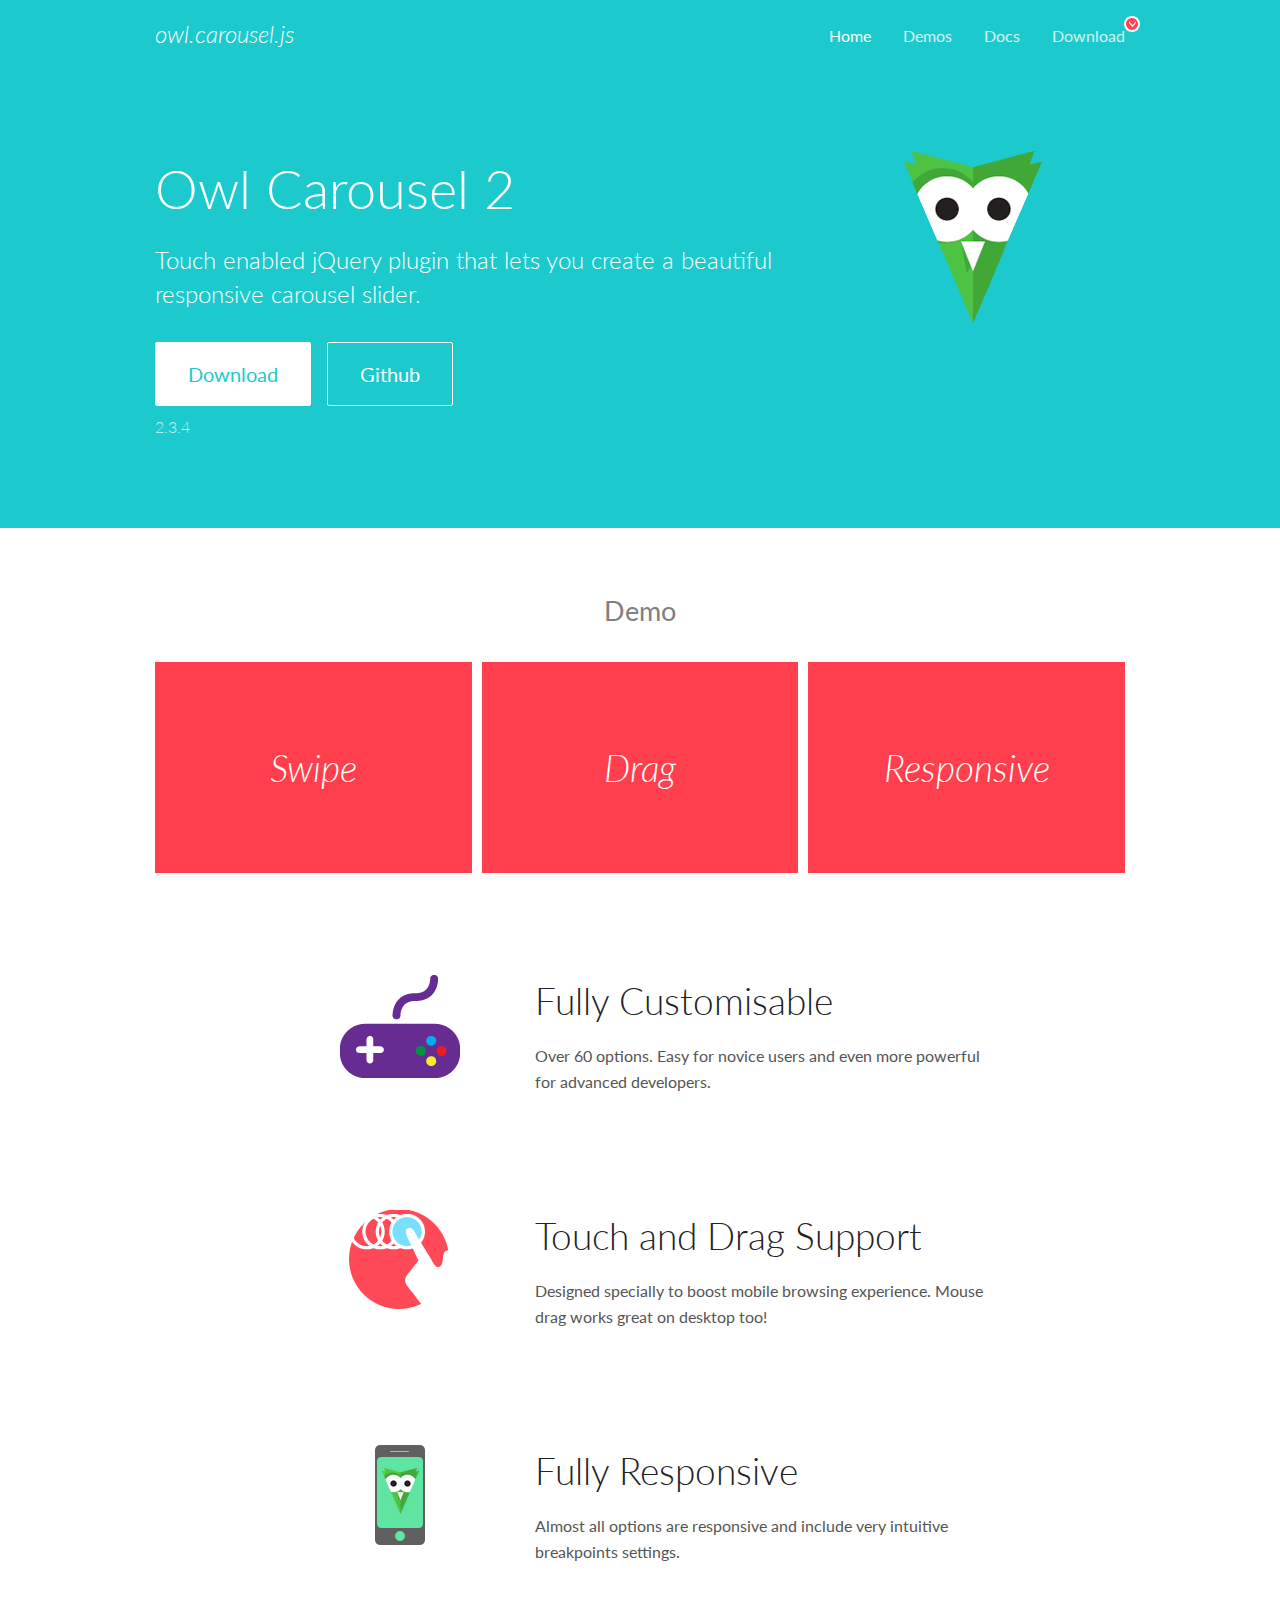
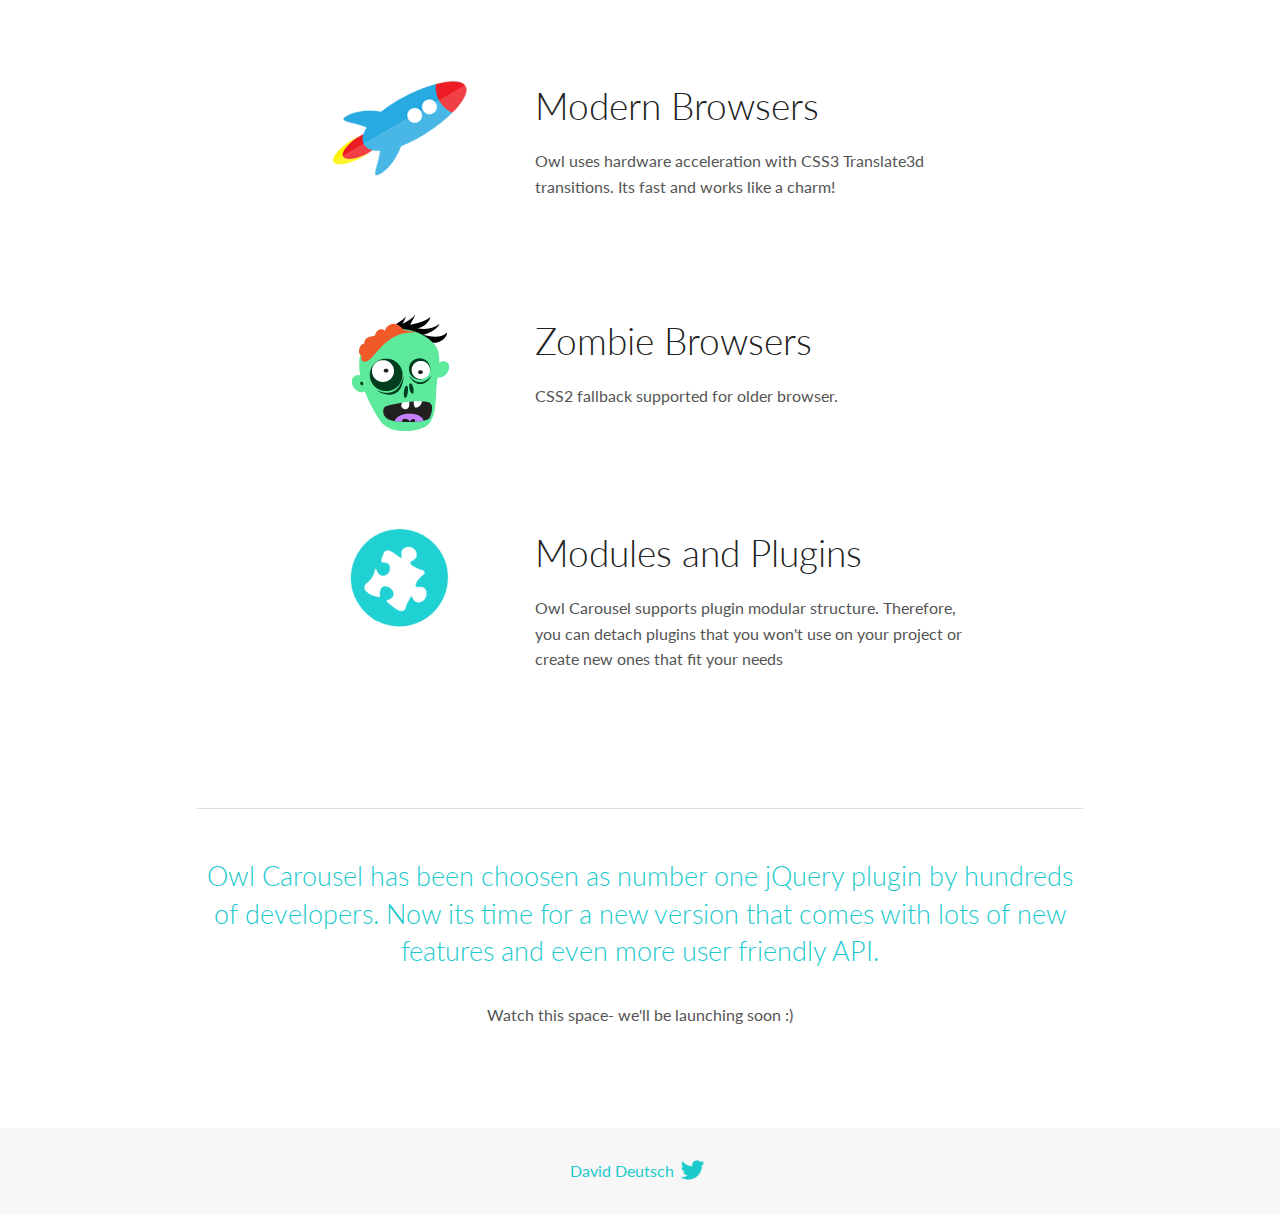
<file: OwlCarousel2-2.3.4/docs/index.html>
<!DOCTYPE html>
<html lang="en">
  <head>

    <!-- head -->
    <meta charset="utf-8">
    <meta name="msapplication-tap-highlight" content="no" />
    <meta name="viewport" content="width=device-width, initial-scale=1.0" />
    <meta name="description" content="Touch enabled jQuery plugin that lets you create beautiful responsive carousel slider.">
    <meta name="author" content="David Deutsch">
    <title>
      Home | Owl Carousel | 2.3.4
    </title>

    <!-- Stylesheets -->
    <link href='https://fonts.googleapis.com/css?family=Lato:300,400,700,400italic,300italic' rel='stylesheet' type='text/css'>
    <link rel="stylesheet" href="assets/css/docs.theme.min.css">

    <!-- Owl Stylesheets -->
    <link rel="stylesheet" href="assets/owlcarousel/assets/owl.carousel.min.css">
    <link rel="stylesheet" href="assets/owlcarousel/assets/owl.theme.default.min.css">

    <!-- HTML5 shim and Respond.js IE8 support of HTML5 elements and media queries -->

    <!--[if lt IE 9]>
      <script src="https://oss.maxcdn.com/libs/html5shiv/3.7.0/html5shiv.js"></script>
      <script src="https://oss.maxcdn.com/libs/respond.js/1.3.0/respond.min.js"></script>
    <![endif]-->

    <!-- Favicons -->
    <link rel="apple-touch-icon-precomposed" sizes="144x144" href="assets/ico/apple-touch-icon-144-precomposed.png">
    <link rel="shortcut icon" href="assets/ico/favicon.png">
    <link rel="shortcut icon" href="favicon.ico">

    <!-- Yeah i know js should not be in header. Its required for demos.-->

    <!-- javascript -->
    <script src="assets/vendors/jquery.min.js"></script>
    <script src="assets/owlcarousel/owl.carousel.js"></script>
  </head>
  <body>

    <!-- header -->
    <header class="header">
      <div class="row">
        <div class="large-12 columns">
          <div class="brand left">
            <h3>
              <a href="/OwlCarousel2/">owl.carousel.js</a> 
            </h3>
          </div>
          <a id="toggle-nav" class="right">
            <span></span> <span></span> <span></span> 
          </a> 
          <div class="nav-bar">
            <ul class="clearfix">
              <li class="active">
                <a href="/OwlCarousel2/index.html">Home</a> 
              </li>
              <li> <a href="/OwlCarousel2/demos/demos.html">Demos</a>  </li>
              <li> <a href="/OwlCarousel2/docs/started-welcome.html">Docs</a>  </li>
              <li>
                <a href="https://github.com/OwlCarousel2/OwlCarousel2/archive/2.3.4.zip">Download</a> 
                <span class="download"></span> 
              </li>
            </ul>
          </div>
        </div>
      </div>
    </header>

    <!-- home panel -->
    <section id="hero">
      <div class="row">
        <div class="large-8 medium-8 columns">
          <h1>Owl Carousel 2</h1>
          <h4>Touch enabled jQuery plugin that lets you create a beautiful responsive carousel slider.</h4>
          <a href="https://github.com/OwlCarousel2/OwlCarousel2/archive/2.3.4.zip" class="hero-button">Download</a> 
          <a href="https://github.com/OwlCarousel2/OwlCarousel2" class="hero-button outline">Github</a> 
          <p>2.3.4</p>
        </div>
        <div class="large-4 medium-4 columns">
          <img class="owl-logo" src="assets/img/owl-logo.png" alt="mr. Owl">
        </div>
      </div>
    </section>

    <!-- body -->
    <div class="home-demo">
      <div class="row">
        <div class="large-12 columns">
          <h3>Demo</h3>
          <div class="owl-carousel">
            <div class="item">
              <h2>Swipe</h2>
            </div>
            <div class="item">
              <h2>Drag</h2>
            </div>
            <div class="item">
              <h2>Responsive</h2>
            </div>
            <div class="item">
              <h2>CSS3</h2>
            </div>
            <div class="item">
              <h2>Fast</h2>
            </div>
            <div class="item">
              <h2>Easy</h2>
            </div>
            <div class="item">
              <h2>Free</h2>
            </div>
            <div class="item">
              <h2>Upgradable</h2>
            </div>
            <div class="item">
              <h2>Tons of options</h2>
            </div>
            <div class="item">
              <h2>Infinity</h2>
            </div>
            <div class="item">
              <h2>Auto Width</h2>
            </div>
          </div>
        </div>
      </div>
    </div>
    <script>
      var owl = $('.owl-carousel');
      owl.owlCarousel({
        margin: 10,
        loop: true,
        responsive: {
          0: {
            items: 1
          },
          600: {
            items: 2
          },
          1000: {
            items: 3
          }
        }
      })
    </script>

    <!-- features -->
    <div id="features">
      <div class="row">
        <div class="small-12 medium-9 small-centered columns">
          <section class="row feature">
            <div class="medium-4 small-12 columns">
              <img src="assets/img/feature-options.png" alt="">
            </div>
            <div class="medium-8 small-12 columns">
              <h2>Fully Customisable</h2>
              <p>Over 60 options. Easy for novice users and even more powerful for advanced developers.</p>
            </div>
          </section>
          <section class="row feature">
            <div class="medium-4 small-12 columns">
              <img src="assets/img/feature-drag.png" alt="">
            </div>
            <div class="medium-8 small-12 columns">
              <h2>Touch and Drag Support</h2>
              <p>Designed specially to boost mobile browsing experience. Mouse drag works great on desktop too!</p>
            </div>
          </section>
          <section class="row feature">
            <div class="medium-4 small-12 columns">
              <img src="assets/img/feature-responsive.png" alt="">
            </div>
            <div class="medium-8 small-12 columns">
              <h2>Fully Responsive</h2>
              <p>Almost all options are responsive and include very intuitive breakpoints settings.</p>
            </div>
          </section>
          <section class="row feature">
            <div class="medium-4 small-12 columns">
              <img src="assets/img/feature-modern.png" alt="">
            </div>
            <div class="medium-8 small-12 columns">
              <h2>Modern Browsers</h2>
              <p>Owl uses hardware acceleration with CSS3 Translate3d transitions. Its fast and works like a charm! </p>
            </div>
          </section>
          <section class="row feature">
            <div class="medium-4 small-12 columns">
              <img src="assets/img/feature-zombie.png" alt="">
            </div>
            <div class="medium-8 small-12 columns">
              <h2>Zombie Browsers</h2>
              <p>CSS2 fallback supported for older browser.</p>
            </div>
          </section>
          <section class="row feature">
            <div class="medium-4 small-12 columns">
              <img src="assets/img/feature-module.png" alt="">
            </div>
            <div class="medium-8 small-12 columns">
              <h2>Modules and Plugins</h2>
              <p>Owl Carousel supports plugin modular structure. Therefore, you can detach plugins that you won&#x27;t use on your project or create new ones that fit your needs</p>
            </div>
          </section>
        </div>
      </div>
    </div>

    <!-- footer -->
    <section id="teaser-text">
      <div class="row">
        <div class="small-12 medium-11 small-centered columns">
          <hr>
          <h3 id="owl-carousel-has-been-choosen-as-number-one-jquery-plugin-by-hundreds-of-developers-now-its-time-for-a-new-version-that-comes-with-lots-of-new-features-and-even-more-user-friendly-api-">Owl Carousel has been choosen as number one jQuery plugin by hundreds of developers. Now its time for a new version that comes with lots of new features and even more user friendly API.</h3>
          <p>Watch this space- we&#39;ll be launching soon :)</p>
        </div>
      </div>
    </section>

    <!-- footer -->
    <footer class="footer">
      <div class="row">
        <div class="large-12 columns">
          <h5>
            <a href="/OwlCarousel2/docs/support-contact.html">David Deutsch</a> 
            <a id="custom-tweet-button" href="https://twitter.com/share?url=https://github.com/OwlCarousel2/OwlCarousel2&text=Owl Carousel - This is so awesome! " target="_blank"></a> 
          </h5>
        </div>
      </div>
    </footer>

    <!-- vendors -->
    <script src="assets/vendors/highlight.js"></script>
    <script src="assets/js/app.js"></script>
  </body>
</html>
</file>
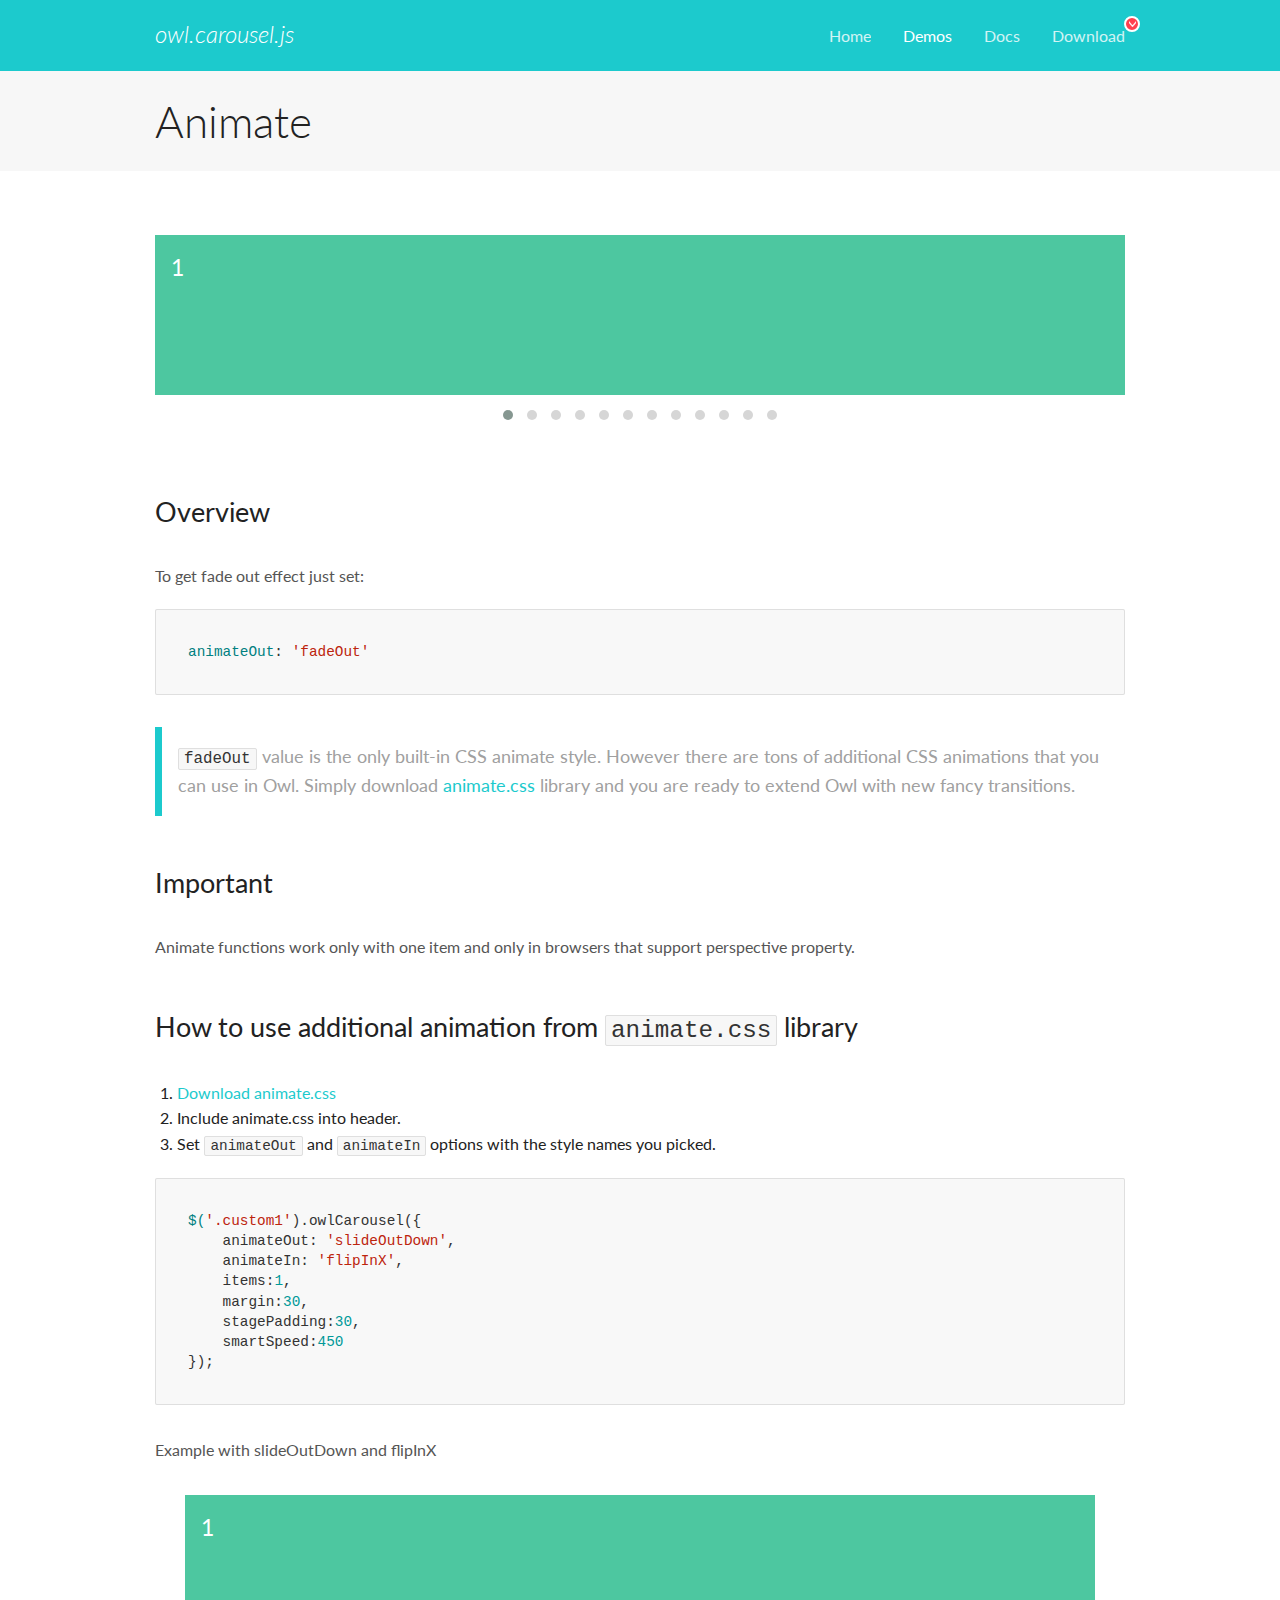
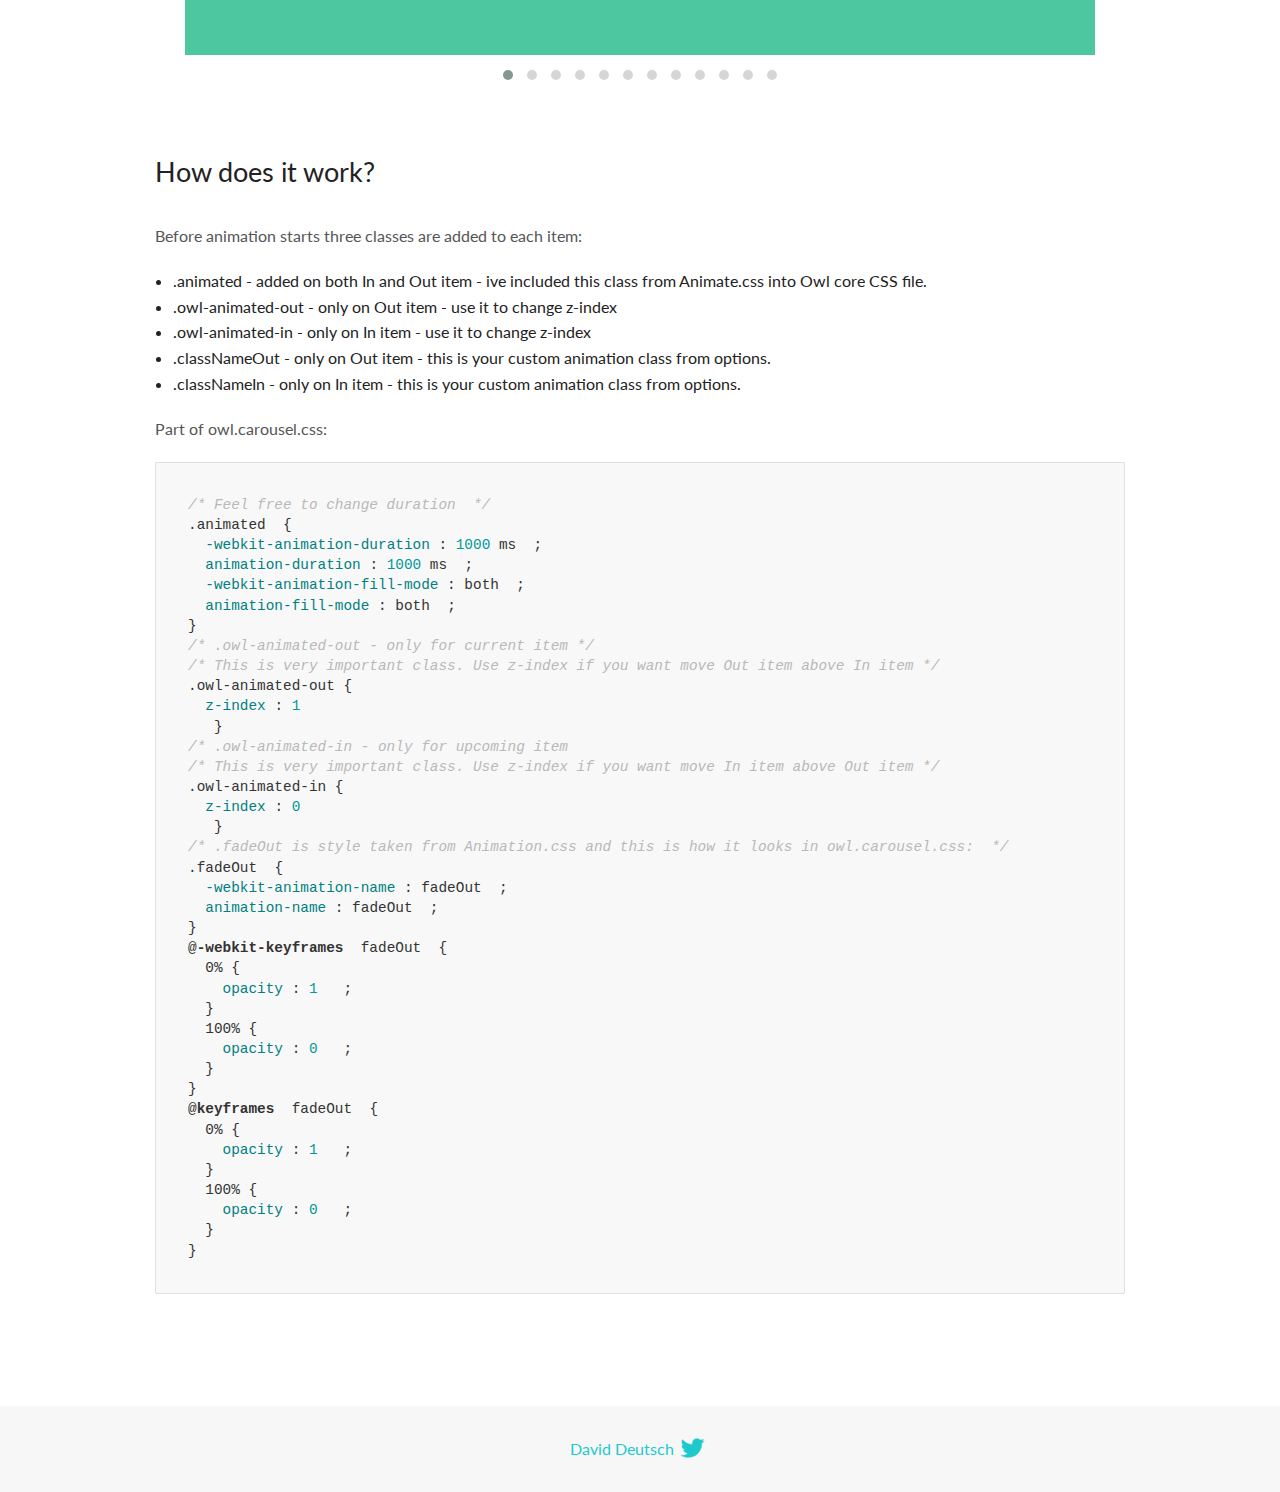
<file: OwlCarousel2-2.3.4/docs/demos/animate.html>
<!DOCTYPE html>
<html lang="en">
  <head>

    <!-- head -->
    <meta charset="utf-8">
    <meta name="msapplication-tap-highlight" content="no" />
    <meta name="viewport" content="width=device-width, initial-scale=1.0" />
    <meta name="description" content="Animate carousel">
    <meta name="author" content="David Deutsch">
    <title>
      Animate Demo | Owl Carousel | 2.3.4
    </title>

    <!-- Stylesheets -->
    <link href='https://fonts.googleapis.com/css?family=Lato:300,400,700,400italic,300italic' rel='stylesheet' type='text/css'>
    <link rel="stylesheet" href="../assets/css/docs.theme.min.css">

    <!-- Owl Stylesheets -->
    <link rel="stylesheet" href="../assets/owlcarousel/assets/owl.carousel.min.css">
    <link rel="stylesheet" href="../assets/owlcarousel/assets/owl.theme.default.min.css">

    <!-- HTML5 shim and Respond.js IE8 support of HTML5 elements and media queries -->

    <!--[if lt IE 9]>
      <script src="https://oss.maxcdn.com/libs/html5shiv/3.7.0/html5shiv.js"></script>
      <script src="https://oss.maxcdn.com/libs/respond.js/1.3.0/respond.min.js"></script>
    <![endif]-->

    <!-- Favicons -->
    <link rel="apple-touch-icon-precomposed" sizes="144x144" href="../assets/ico/apple-touch-icon-144-precomposed.png">
    <link rel="shortcut icon" href="../assets/ico/favicon.png">
    <link rel="shortcut icon" href="favicon.ico">

    <!-- Yeah i know js should not be in header. Its required for demos.-->

    <!-- javascript -->
    <script src="../assets/vendors/jquery.min.js"></script>
    <script src="../assets/owlcarousel/owl.carousel.js"></script>
  </head>
  <body>

    <!-- header -->
    <header class="header">
      <div class="row">
        <div class="large-12 columns">
          <div class="brand left">
            <h3>
              <a href="/OwlCarousel2/">owl.carousel.js</a> 
            </h3>
          </div>
          <a id="toggle-nav" class="right">
            <span></span> <span></span> <span></span> 
          </a> 
          <div class="nav-bar">
            <ul class="clearfix">
              <li> <a href="/OwlCarousel2/index.html">Home</a>  </li>
              <li class="active">
                <a href="/OwlCarousel2/demos/demos.html">Demos</a> 
              </li>
              <li> <a href="/OwlCarousel2/docs/started-welcome.html">Docs</a>  </li>
              <li>
                <a href="https://github.com/OwlCarousel2/OwlCarousel2/archive/2.3.4.zip">Download</a> 
                <span class="download"></span> 
              </li>
            </ul>
          </div>
        </div>
      </div>
    </header>

    <!-- title -->
    <section class="title">
      <div class="row">
        <div class="large-12 columns">
          <h1>Animate</h1>
        </div>
      </div>
    </section>

    <!--  Demos -->
    <section id="demos">
      <div class="row">
        <div class="large-12 columns">
          <div class="fadeOut owl-carousel owl-theme">
            <div class="item">
              <h4>1</h4>
            </div>
            <div class="item">
              <h4>2</h4>
            </div>
            <div class="item">
              <h4>3</h4>
            </div>
            <div class="item">
              <h4>4</h4>
            </div>
            <div class="item">
              <h4>5</h4>
            </div>
            <div class="item">
              <h4>6</h4>
            </div>
            <div class="item">
              <h4>7</h4>
            </div>
            <div class="item">
              <h4>8</h4>
            </div>
            <div class="item">
              <h4>9</h4>
            </div>
            <div class="item">
              <h4>10</h4>
            </div>
            <div class="item">
              <h4>11</h4>
            </div>
            <div class="item">
              <h4>12</h4>
            </div>
          </div>
          <h3 id="overview">Overview</h3>
          <p>To get fade out effect just set:</p>
          <pre><code>animateOut: &#39;fadeOut&#39;</code></pre>
          <blockquote>
            <p><code>fadeOut</code> value is the only built-in CSS animate style. However there are tons of additional CSS animations that you can use in Owl. Simply download
              <a href="https://daneden.github.io/animate.css/">animate.css</a>  library and you are ready to extend Owl with new fancy transitions.</p>
          </blockquote>
          <h3 id="important">Important</h3>
          <p>Animate functions work only with one item and only in browsers that support perspective property.</p>
          <h3 id="how-to-use-additional-animation-from-animate-css-library">How to use additional animation from <code>animate.css</code> library</h3>
          <ol>
            <li> <a href="https://daneden.github.io/animate.css/">Download animate.css</a>  </li>
            <li>Include animate.css into header.</li>
            <li>Set <code>animateOut</code> and <code>animateIn</code> options with the style names you picked.</li>
          </ol>
          <pre><code>$(&#39;.custom1&#39;).owlCarousel({
    animateOut: &#39;slideOutDown&#39;,
    animateIn: &#39;flipInX&#39;,
    items:1,
    margin:30,
    stagePadding:30,
    smartSpeed:450
});</code></pre>
          <p>Example with slideOutDown and flipInX</p>
          <div class="custom1 owl-carousel owl-theme">
            <div class="item">
              <h4>1</h4>
            </div>
            <div class="item">
              <h4>2</h4>
            </div>
            <div class="item">
              <h4>3</h4>
            </div>
            <div class="item">
              <h4>4</h4>
            </div>
            <div class="item">
              <h4>5</h4>
            </div>
            <div class="item">
              <h4>6</h4>
            </div>
            <div class="item">
              <h4>7</h4>
            </div>
            <div class="item">
              <h4>8</h4>
            </div>
            <div class="item">
              <h4>9</h4>
            </div>
            <div class="item">
              <h4>10</h4>
            </div>
            <div class="item">
              <h4>11</h4>
            </div>
            <div class="item">
              <h4>12</h4>
            </div>
          </div>
          <h3 id="how-does-it-work-">How does it work?</h3>
          <p>Before animation starts three classes are added to each item:</p>
          <ul>
            <li>.animated - added on both In and Out item - ive included this class from Animate.css into Owl core CSS file.</li>
            <li>.owl-animated-out - only on Out item - use it to change z-index</li>
            <li>.owl-animated-in - only on In item - use it to change z-index</li>
            <li>.classNameOut - only on Out item - this is your custom animation class from options.</li>
            <li>.classNameIn - only on In item - this is your custom animation class from options.</li>
          </ul>
          <p>Part of owl.carousel.css:</p>
          <pre><code class="language-css"><span class="comment">/* Feel free to change duration  */</span> 
<span class="class">.animated</span>  <span class="rules">{
  <span class="rule"><span class="attribute">-webkit-animation-duration</span> :<span class="value"> <span class="number">1000</span> ms</span> </span> ;
  <span class="rule"><span class="attribute">animation-duration</span> :<span class="value"> <span class="number">1000</span> ms</span> </span> ;
  <span class="rule"><span class="attribute">-webkit-animation-fill-mode</span> :<span class="value"> both</span> </span> ;
  <span class="rule"><span class="attribute">animation-fill-mode</span> :<span class="value"> both</span> </span> ;
<span class="rule">}</span> </span> 
<span class="comment">/* .owl-animated-out - only for current item */</span> 
<span class="comment">/* This is very important class. Use z-index if you want move Out item above In item */</span> 
<span class="class">.owl-animated-out</span> <span class="rules">{
  <span class="rule"><span class="attribute">z-index</span> :<span class="value"> <span class="number">1</span> 
</span> </span> </span> }
<span class="comment">/* .owl-animated-in - only for upcoming item
/* This is very important class. Use z-index if you want move In item above Out item */</span> 
<span class="class">.owl-animated-in</span> <span class="rules">{
  <span class="rule"><span class="attribute">z-index</span> :<span class="value"> <span class="number">0</span> 
</span> </span> </span> }
<span class="comment">/* .fadeOut is style taken from Animation.css and this is how it looks in owl.carousel.css:  */</span> 
<span class="class">.fadeOut</span>  <span class="rules">{
  <span class="rule"><span class="attribute">-webkit-animation-name</span> :<span class="value"> fadeOut</span> </span> ;
  <span class="rule"><span class="attribute">animation-name</span> :<span class="value"> fadeOut</span> </span> ;
<span class="rule">}</span> </span> 
<span class="at_rule">@<span class="keyword">-webkit-keyframes</span>  fadeOut </span> {
  0% <span class="rules">{
    <span class="rule"><span class="attribute">opacity</span> :<span class="value"> <span class="number">1</span> </span> </span> ;
  <span class="rule">}</span> </span> 
  100% <span class="rules">{
    <span class="rule"><span class="attribute">opacity</span> :<span class="value"> <span class="number">0</span> </span> </span> ;
  <span class="rule">}</span> </span> 
}
<span class="at_rule">@<span class="keyword">keyframes</span>  fadeOut </span> {
  0% <span class="rules">{
    <span class="rule"><span class="attribute">opacity</span> :<span class="value"> <span class="number">1</span> </span> </span> ;
  <span class="rule">}</span> </span> 
  100% <span class="rules">{
    <span class="rule"><span class="attribute">opacity</span> :<span class="value"> <span class="number">0</span> </span> </span> ;
  <span class="rule">}</span> </span> 
}</code></pre>
          <link rel="stylesheet" href="../assets/css/animate.css">
          <script>
            jQuery(document).ready(function($) {
              $('.fadeOut').owlCarousel({
                items: 1,
                animateOut: 'fadeOut',
                loop: true,
                margin: 10,
              });
              $('.custom1').owlCarousel({
                animateOut: 'slideOutDown',
                animateIn: 'flipInX',
                items: 1,
                margin: 30,
                stagePadding: 30,
                smartSpeed: 450
              });
            });
          </script>
        </div>
      </div>
    </section>

    <!-- footer -->
    <footer class="footer">
      <div class="row">
        <div class="large-12 columns">
          <h5>
            <a href="/OwlCarousel2/docs/support-contact.html">David Deutsch</a> 
            <a id="custom-tweet-button" href="https://twitter.com/share?url=https://github.com/OwlCarousel2/OwlCarousel2&text=Owl Carousel - This is so awesome! " target="_blank"></a> 
          </h5>
        </div>
      </div>
    </footer>

    <!-- vendors -->
    <script src="../assets/vendors/highlight.js"></script>
    <script src="../assets/js/app.js"></script>
  </body>
</html>
</file>
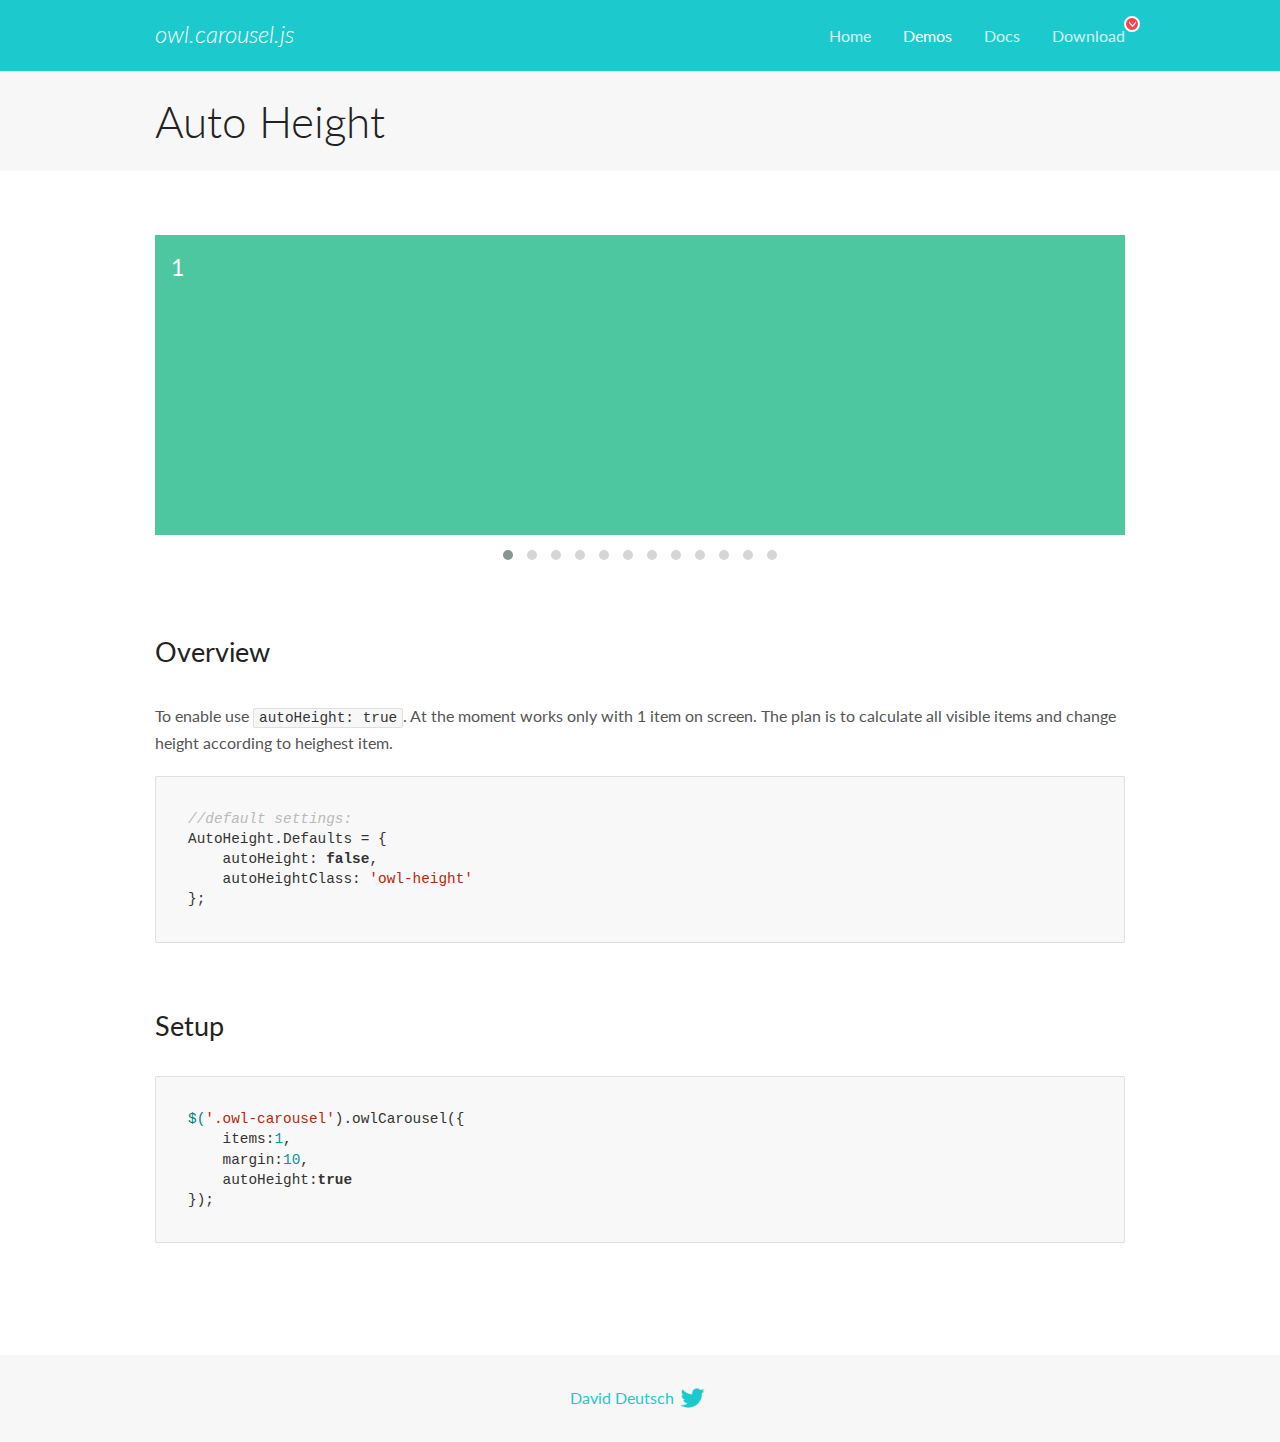
<file: OwlCarousel2-2.3.4/docs/demos/autoheight.html>
<!DOCTYPE html>
<html lang="en">
  <head>

    <!-- head -->
    <meta charset="utf-8">
    <meta name="msapplication-tap-highlight" content="no" />
    <meta name="viewport" content="width=device-width, initial-scale=1.0" />
    <meta name="description" content="autoHeight usage demo">
    <meta name="author" content="David Deutsch">
    <title>
      Auto Height Demo | Owl Carousel | 2.3.4
    </title>

    <!-- Stylesheets -->
    <link href='https://fonts.googleapis.com/css?family=Lato:300,400,700,400italic,300italic' rel='stylesheet' type='text/css'>
    <link rel="stylesheet" href="../assets/css/docs.theme.min.css">

    <!-- Owl Stylesheets -->
    <link rel="stylesheet" href="../assets/owlcarousel/assets/owl.carousel.min.css">
    <link rel="stylesheet" href="../assets/owlcarousel/assets/owl.theme.default.min.css">

    <!-- HTML5 shim and Respond.js IE8 support of HTML5 elements and media queries -->

    <!--[if lt IE 9]>
      <script src="https://oss.maxcdn.com/libs/html5shiv/3.7.0/html5shiv.js"></script>
      <script src="https://oss.maxcdn.com/libs/respond.js/1.3.0/respond.min.js"></script>
    <![endif]-->

    <!-- Favicons -->
    <link rel="apple-touch-icon-precomposed" sizes="144x144" href="../assets/ico/apple-touch-icon-144-precomposed.png">
    <link rel="shortcut icon" href="../assets/ico/favicon.png">
    <link rel="shortcut icon" href="favicon.ico">

    <!-- Yeah i know js should not be in header. Its required for demos.-->

    <!-- javascript -->
    <script src="../assets/vendors/jquery.min.js"></script>
    <script src="../assets/owlcarousel/owl.carousel.js"></script>
  </head>
  <body>

    <!-- header -->
    <header class="header">
      <div class="row">
        <div class="large-12 columns">
          <div class="brand left">
            <h3>
              <a href="/OwlCarousel2/">owl.carousel.js</a> 
            </h3>
          </div>
          <a id="toggle-nav" class="right">
            <span></span> <span></span> <span></span> 
          </a> 
          <div class="nav-bar">
            <ul class="clearfix">
              <li> <a href="/OwlCarousel2/index.html">Home</a>  </li>
              <li class="active">
                <a href="/OwlCarousel2/demos/demos.html">Demos</a> 
              </li>
              <li> <a href="/OwlCarousel2/docs/started-welcome.html">Docs</a>  </li>
              <li>
                <a href="https://github.com/OwlCarousel2/OwlCarousel2/archive/2.3.4.zip">Download</a> 
                <span class="download"></span> 
              </li>
            </ul>
          </div>
        </div>
      </div>
    </header>

    <!-- title -->
    <section class="title">
      <div class="row">
        <div class="large-12 columns">
          <h1>Auto Height</h1>
        </div>
      </div>
    </section>

    <!--  Demos -->
    <section id="demos">
      <div class="row">
        <div class="large-12 columns">
          <div class="owl-carousel owl-theme">
            <div class="item" style="height:300px">
              <h4>1</h4>
            </div>
            <div class="item" style="height:100px">
              <h4>2</h4>
            </div>
            <div class="item" style="height:500px">
              <h4>3</h4>
            </div>
            <div class="item" style="height:250px">
              <h4>4</h4>
            </div>
            <div class="item" style="height:400px">
              <h4>5</h4>
            </div>
            <div class="item" style="height:500px">
              <h4>6</h4>
            </div>
            <div class="item" style="height:600px">
              <h4>7</h4>
            </div>
            <div class="item" style="height:400px">
              <h4>8</h4>
            </div>
            <div class="item" style="height:300px">
              <h4>9</h4>
            </div>
            <div class="item" style="height:350px">
              <h4>10</h4>
            </div>
            <div class="item" style="height:200px">
              <h4>11</h4>
            </div>
            <div class="item" style="height:150px">
              <h4>12</h4>
            </div>
          </div>
          <h3 id="overview">Overview</h3>
          <p>To enable use <code>autoHeight: true</code>. At the moment works only with 1 item on screen. The plan is to calculate all visible items and change height according to heighest item.</p>
          <pre><code>//default settings:
AutoHeight.Defaults = {
    autoHeight: false,
    autoHeightClass: &#39;owl-height&#39;
};</code></pre>
          <h3 id="setup">Setup</h3>
          <pre><code>$(&#39;.owl-carousel&#39;).owlCarousel({
    items:1,
    margin:10,
    autoHeight:true
});</code></pre>
          <script>
            $(document).ready(function() {
              $('.owl-carousel').owlCarousel({
                items: 1,
                margin: 10,
                autoHeight: true
              });
            })
          </script>
        </div>
      </div>
    </section>

    <!-- footer -->
    <footer class="footer">
      <div class="row">
        <div class="large-12 columns">
          <h5>
            <a href="/OwlCarousel2/docs/support-contact.html">David Deutsch</a> 
            <a id="custom-tweet-button" href="https://twitter.com/share?url=https://github.com/OwlCarousel2/OwlCarousel2&text=Owl Carousel - This is so awesome! " target="_blank"></a> 
          </h5>
        </div>
      </div>
    </footer>

    <!-- vendors -->
    <script src="../assets/vendors/highlight.js"></script>
    <script src="../assets/js/app.js"></script>
  </body>
</html>
</file>
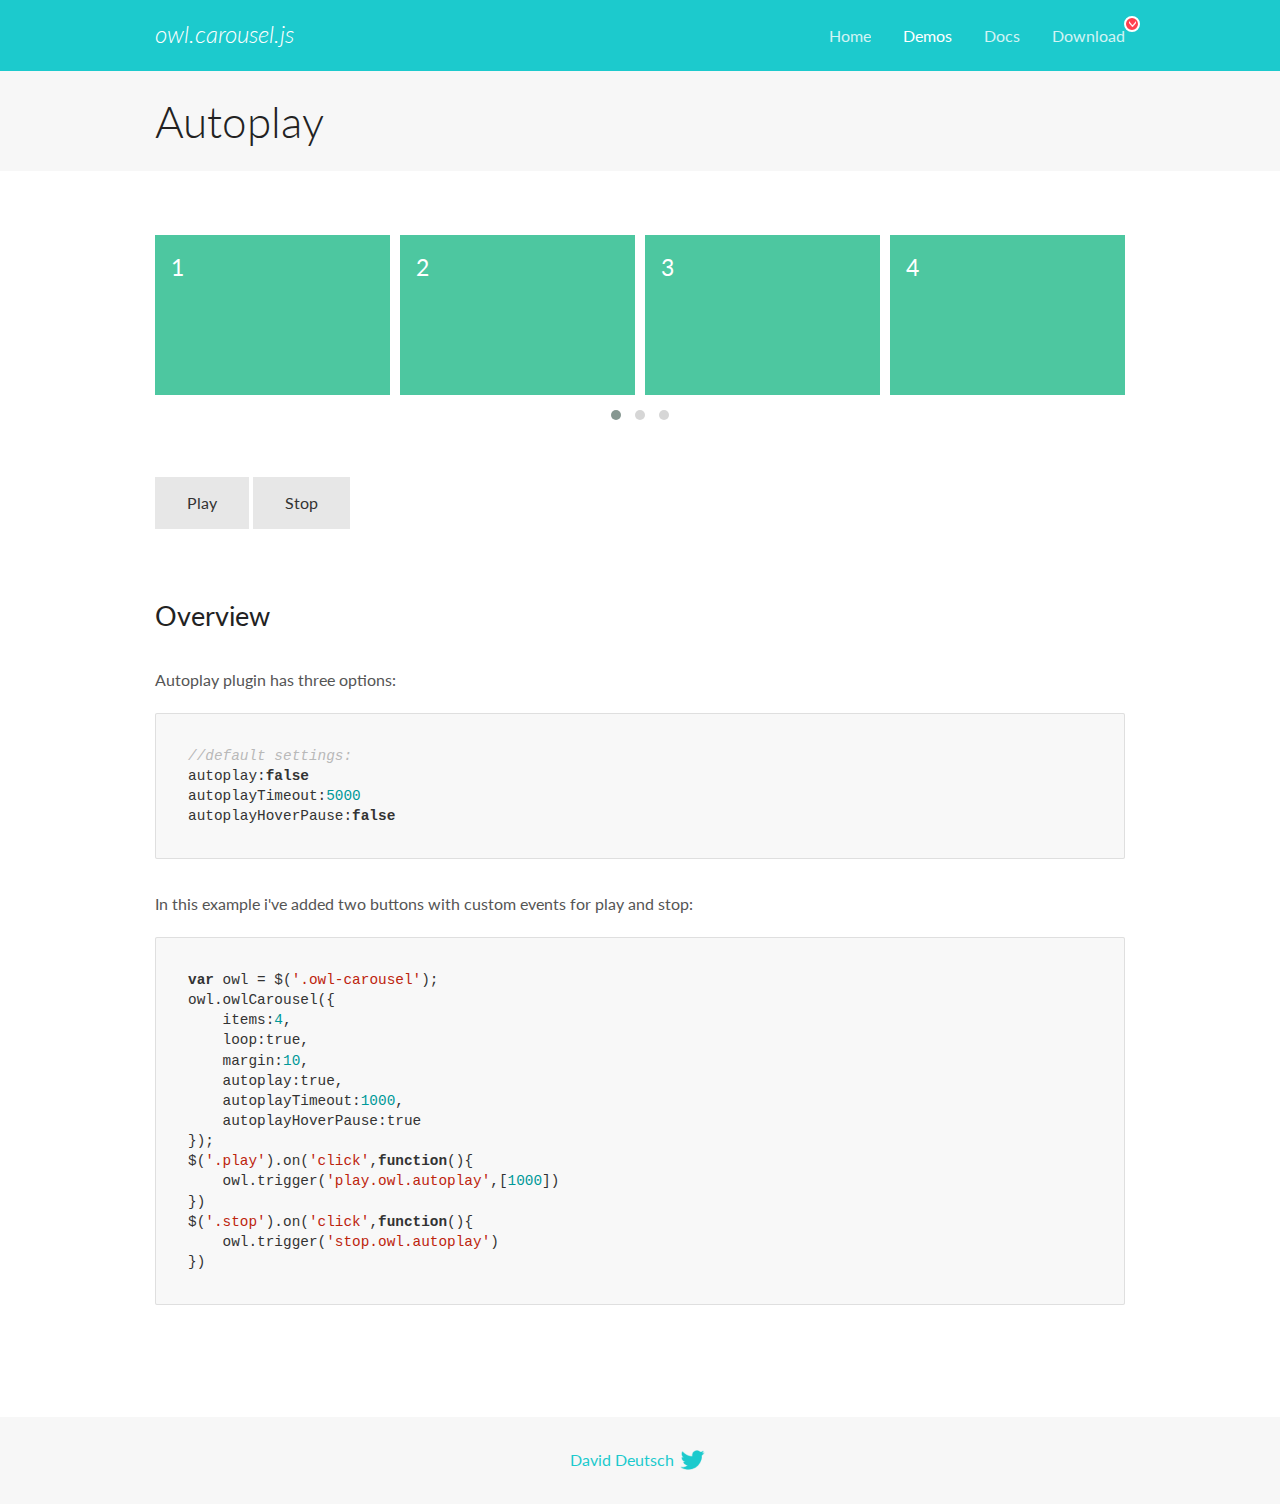
<file: OwlCarousel2-2.3.4/docs/demos/autoplay.html>
<!DOCTYPE html>
<html lang="en">
  <head>

    <!-- head -->
    <meta charset="utf-8">
    <meta name="msapplication-tap-highlight" content="no" />
    <meta name="viewport" content="width=device-width, initial-scale=1.0" />
    <meta name="description" content="Autoplay usage demo">
    <meta name="author" content="David Deutsch">
    <title>
      Autoplay Demo | Owl Carousel | 2.3.4
    </title>

    <!-- Stylesheets -->
    <link href='https://fonts.googleapis.com/css?family=Lato:300,400,700,400italic,300italic' rel='stylesheet' type='text/css'>
    <link rel="stylesheet" href="../assets/css/docs.theme.min.css">

    <!-- Owl Stylesheets -->
    <link rel="stylesheet" href="../assets/owlcarousel/assets/owl.carousel.min.css">
    <link rel="stylesheet" href="../assets/owlcarousel/assets/owl.theme.default.min.css">

    <!-- HTML5 shim and Respond.js IE8 support of HTML5 elements and media queries -->

    <!--[if lt IE 9]>
      <script src="https://oss.maxcdn.com/libs/html5shiv/3.7.0/html5shiv.js"></script>
      <script src="https://oss.maxcdn.com/libs/respond.js/1.3.0/respond.min.js"></script>
    <![endif]-->

    <!-- Favicons -->
    <link rel="apple-touch-icon-precomposed" sizes="144x144" href="../assets/ico/apple-touch-icon-144-precomposed.png">
    <link rel="shortcut icon" href="../assets/ico/favicon.png">
    <link rel="shortcut icon" href="favicon.ico">

    <!-- Yeah i know js should not be in header. Its required for demos.-->

    <!-- javascript -->
    <script src="../assets/vendors/jquery.min.js"></script>
    <script src="../assets/owlcarousel/owl.carousel.js"></script>
  </head>
  <body>

    <!-- header -->
    <header class="header">
      <div class="row">
        <div class="large-12 columns">
          <div class="brand left">
            <h3>
              <a href="/OwlCarousel2/">owl.carousel.js</a> 
            </h3>
          </div>
          <a id="toggle-nav" class="right">
            <span></span> <span></span> <span></span> 
          </a> 
          <div class="nav-bar">
            <ul class="clearfix">
              <li> <a href="/OwlCarousel2/index.html">Home</a>  </li>
              <li class="active">
                <a href="/OwlCarousel2/demos/demos.html">Demos</a> 
              </li>
              <li> <a href="/OwlCarousel2/docs/started-welcome.html">Docs</a>  </li>
              <li>
                <a href="https://github.com/OwlCarousel2/OwlCarousel2/archive/2.3.4.zip">Download</a> 
                <span class="download"></span> 
              </li>
            </ul>
          </div>
        </div>
      </div>
    </header>

    <!-- title -->
    <section class="title">
      <div class="row">
        <div class="large-12 columns">
          <h1>Autoplay</h1>
        </div>
      </div>
    </section>

    <!--  Demos -->
    <section id="demos">
      <div class="row">
        <div class="large-12 columns">
          <div class="owl-carousel owl-theme">
            <div class="item">
              <h4>1</h4>
            </div>
            <div class="item">
              <h4>2</h4>
            </div>
            <div class="item">
              <h4>3</h4>
            </div>
            <div class="item">
              <h4>4</h4>
            </div>
            <div class="item">
              <h4>5</h4>
            </div>
            <div class="item">
              <h4>6</h4>
            </div>
            <div class="item">
              <h4>7</h4>
            </div>
            <div class="item">
              <h4>8</h4>
            </div>
            <div class="item">
              <h4>9</h4>
            </div>
            <div class="item">
              <h4>10</h4>
            </div>
            <div class="item">
              <h4>11</h4>
            </div>
            <div class="item">
              <h4>12</h4>
            </div>
          </div>
          <a class="button secondary play">Play</a> 
          <a class="button secondary stop">Stop</a> 
          <h3 id="overview">Overview</h3>
          <p>Autoplay plugin has three options:</p>
          <pre><code>//default settings:
autoplay:false
autoplayTimeout:5000
autoplayHoverPause:false</code></pre>
          <p>In this example i&#39;ve added two buttons with custom events for play and stop:</p>
          <pre><code>var owl = $(&#39;.owl-carousel&#39;);
owl.owlCarousel({
    items:4,
    loop:true,
    margin:10,
    autoplay:true,
    autoplayTimeout:1000,
    autoplayHoverPause:true
});
$(&#39;.play&#39;).on(&#39;click&#39;,function(){
    owl.trigger(&#39;play.owl.autoplay&#39;,[1000])
})
$(&#39;.stop&#39;).on(&#39;click&#39;,function(){
    owl.trigger(&#39;stop.owl.autoplay&#39;)
})</code></pre>
          <script>
            $(document).ready(function() {
              var owl = $('.owl-carousel');
              owl.owlCarousel({
                items: 4,
                loop: true,
                margin: 10,
                autoplay: true,
                autoplayTimeout: 1000,
                autoplayHoverPause: true
              });
              $('.play').on('click', function() {
                owl.trigger('play.owl.autoplay', [1000])
              })
              $('.stop').on('click', function() {
                owl.trigger('stop.owl.autoplay')
              })
            })
          </script>
        </div>
      </div>
    </section>

    <!-- footer -->
    <footer class="footer">
      <div class="row">
        <div class="large-12 columns">
          <h5>
            <a href="/OwlCarousel2/docs/support-contact.html">David Deutsch</a> 
            <a id="custom-tweet-button" href="https://twitter.com/share?url=https://github.com/OwlCarousel2/OwlCarousel2&text=Owl Carousel - This is so awesome! " target="_blank"></a> 
          </h5>
        </div>
      </div>
    </footer>

    <!-- vendors -->
    <script src="../assets/vendors/highlight.js"></script>
    <script src="../assets/js/app.js"></script>
  </body>
</html>
</file>
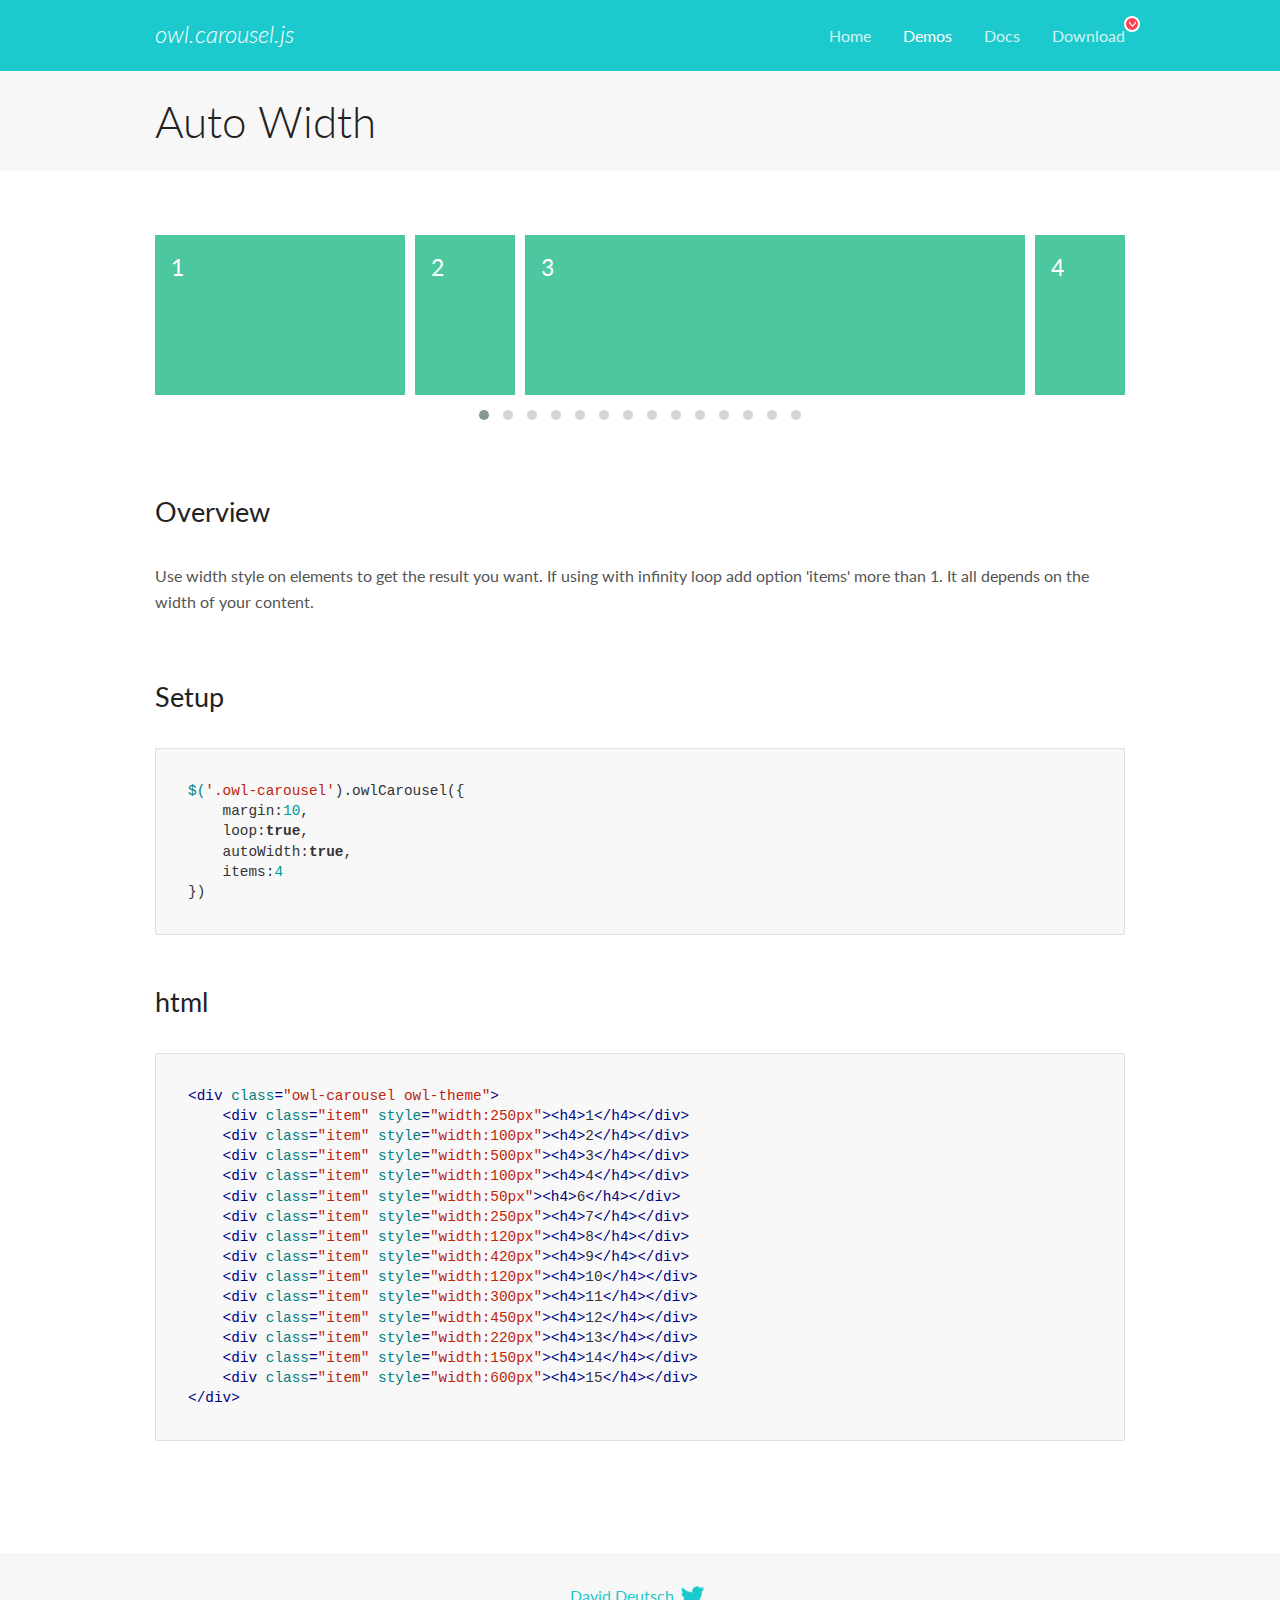
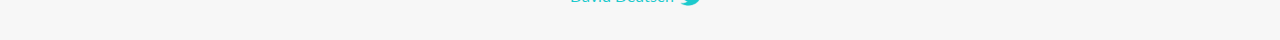
<file: OwlCarousel2-2.3.4/docs/demos/autowidth.html>
<!DOCTYPE html>
<html lang="en">
  <head>

    <!-- head -->
    <meta charset="utf-8">
    <meta name="msapplication-tap-highlight" content="no" />
    <meta name="viewport" content="width=device-width, initial-scale=1.0" />
    <meta name="description" content="Auto Width">
    <meta name="author" content="David Deutsch">
    <title>
      Auto Width Demo | Owl Carousel | 2.3.4
    </title>

    <!-- Stylesheets -->
    <link href='https://fonts.googleapis.com/css?family=Lato:300,400,700,400italic,300italic' rel='stylesheet' type='text/css'>
    <link rel="stylesheet" href="../assets/css/docs.theme.min.css">

    <!-- Owl Stylesheets -->
    <link rel="stylesheet" href="../assets/owlcarousel/assets/owl.carousel.min.css">
    <link rel="stylesheet" href="../assets/owlcarousel/assets/owl.theme.default.min.css">

    <!-- HTML5 shim and Respond.js IE8 support of HTML5 elements and media queries -->

    <!--[if lt IE 9]>
      <script src="https://oss.maxcdn.com/libs/html5shiv/3.7.0/html5shiv.js"></script>
      <script src="https://oss.maxcdn.com/libs/respond.js/1.3.0/respond.min.js"></script>
    <![endif]-->

    <!-- Favicons -->
    <link rel="apple-touch-icon-precomposed" sizes="144x144" href="../assets/ico/apple-touch-icon-144-precomposed.png">
    <link rel="shortcut icon" href="../assets/ico/favicon.png">
    <link rel="shortcut icon" href="favicon.ico">

    <!-- Yeah i know js should not be in header. Its required for demos.-->

    <!-- javascript -->
    <script src="../assets/vendors/jquery.min.js"></script>
    <script src="../assets/owlcarousel/owl.carousel.js"></script>
  </head>
  <body>

    <!-- header -->
    <header class="header">
      <div class="row">
        <div class="large-12 columns">
          <div class="brand left">
            <h3>
              <a href="/OwlCarousel2/">owl.carousel.js</a> 
            </h3>
          </div>
          <a id="toggle-nav" class="right">
            <span></span> <span></span> <span></span> 
          </a> 
          <div class="nav-bar">
            <ul class="clearfix">
              <li> <a href="/OwlCarousel2/index.html">Home</a>  </li>
              <li class="active">
                <a href="/OwlCarousel2/demos/demos.html">Demos</a> 
              </li>
              <li> <a href="/OwlCarousel2/docs/started-welcome.html">Docs</a>  </li>
              <li>
                <a href="https://github.com/OwlCarousel2/OwlCarousel2/archive/2.3.4.zip">Download</a> 
                <span class="download"></span> 
              </li>
            </ul>
          </div>
        </div>
      </div>
    </header>

    <!-- title -->
    <section class="title">
      <div class="row">
        <div class="large-12 columns">
          <h1>Auto Width</h1>
        </div>
      </div>
    </section>

    <!--  Demos -->
    <section id="demos">
      <div class="row">
        <div class="large-12 columns">
          <div class="owl-carousel owl-theme">
            <div class="item" style="width:250px">
              <h4>1</h4>
            </div>
            <div class="item" style="width:100px">
              <h4>2</h4>
            </div>
            <div class="item" style="width:500px">
              <h4>3</h4>
            </div>
            <div class="item" style="width:100px">
              <h4>4</h4>
            </div>
            <div class="item" style="width:50px">
              <h4>6</h4>
            </div>
            <div class="item" style="width:250px">
              <h4>7</h4>
            </div>
            <div class="item" style="width:120px">
              <h4>8</h4>
            </div>
            <div class="item" style="width:420px">
              <h4>9</h4>
            </div>
            <div class="item" style="width:120px">
              <h4>10</h4>
            </div>
            <div class="item" style="width:300px">
              <h4>11</h4>
            </div>
            <div class="item" style="width:450px">
              <h4>12</h4>
            </div>
            <div class="item" style="width:220px">
              <h4>13</h4>
            </div>
            <div class="item" style="width:150px">
              <h4>14</h4>
            </div>
            <div class="item" style="width:600px">
              <h4>15</h4>
            </div>
          </div>
          <h3 id="overview">Overview</h3>
          <p>Use width style on elements to get the result you want. If using with infinity loop add option &#39;items&#39; more than 1. It all depends on the width of your content.</p>
          <h3 id="setup">Setup</h3>
          <pre><code>$(&#39;.owl-carousel&#39;).owlCarousel({
    margin:10,
    loop:true,
    autoWidth:true,
    items:4
})</code></pre>
          <h3 id="html">html</h3>
          <pre><code>&lt;div class=&quot;owl-carousel owl-theme&quot;&gt;
    &lt;div class=&quot;item&quot; style=&quot;width:250px&quot;&gt;&lt;h4&gt;1&lt;/h4&gt;&lt;/div&gt;
    &lt;div class=&quot;item&quot; style=&quot;width:100px&quot;&gt;&lt;h4&gt;2&lt;/h4&gt;&lt;/div&gt;
    &lt;div class=&quot;item&quot; style=&quot;width:500px&quot;&gt;&lt;h4&gt;3&lt;/h4&gt;&lt;/div&gt;
    &lt;div class=&quot;item&quot; style=&quot;width:100px&quot;&gt;&lt;h4&gt;4&lt;/h4&gt;&lt;/div&gt;
    &lt;div class=&quot;item&quot; style=&quot;width:50px&quot;&gt;&lt;h4&gt;6&lt;/h4&gt;&lt;/div&gt;
    &lt;div class=&quot;item&quot; style=&quot;width:250px&quot;&gt;&lt;h4&gt;7&lt;/h4&gt;&lt;/div&gt;
    &lt;div class=&quot;item&quot; style=&quot;width:120px&quot;&gt;&lt;h4&gt;8&lt;/h4&gt;&lt;/div&gt;
    &lt;div class=&quot;item&quot; style=&quot;width:420px&quot;&gt;&lt;h4&gt;9&lt;/h4&gt;&lt;/div&gt;
    &lt;div class=&quot;item&quot; style=&quot;width:120px&quot;&gt;&lt;h4&gt;10&lt;/h4&gt;&lt;/div&gt;
    &lt;div class=&quot;item&quot; style=&quot;width:300px&quot;&gt;&lt;h4&gt;11&lt;/h4&gt;&lt;/div&gt;
    &lt;div class=&quot;item&quot; style=&quot;width:450px&quot;&gt;&lt;h4&gt;12&lt;/h4&gt;&lt;/div&gt;
    &lt;div class=&quot;item&quot; style=&quot;width:220px&quot;&gt;&lt;h4&gt;13&lt;/h4&gt;&lt;/div&gt;
    &lt;div class=&quot;item&quot; style=&quot;width:150px&quot;&gt;&lt;h4&gt;14&lt;/h4&gt;&lt;/div&gt;
    &lt;div class=&quot;item&quot; style=&quot;width:600px&quot;&gt;&lt;h4&gt;15&lt;/h4&gt;&lt;/div&gt;
&lt;/div&gt;</code></pre>
          <script>
            $(document).ready(function() {
              $('.owl-carousel').owlCarousel({
                margin: 10,
                loop: true,
                autoWidth: true,
                items: 4
              })
            })
          </script>
        </div>
      </div>
    </section>

    <!-- footer -->
    <footer class="footer">
      <div class="row">
        <div class="large-12 columns">
          <h5>
            <a href="/OwlCarousel2/docs/support-contact.html">David Deutsch</a> 
            <a id="custom-tweet-button" href="https://twitter.com/share?url=https://github.com/OwlCarousel2/OwlCarousel2&text=Owl Carousel - This is so awesome! " target="_blank"></a> 
          </h5>
        </div>
      </div>
    </footer>

    <!-- vendors -->
    <script src="../assets/vendors/highlight.js"></script>
    <script src="../assets/js/app.js"></script>
  </body>
</html>
</file>
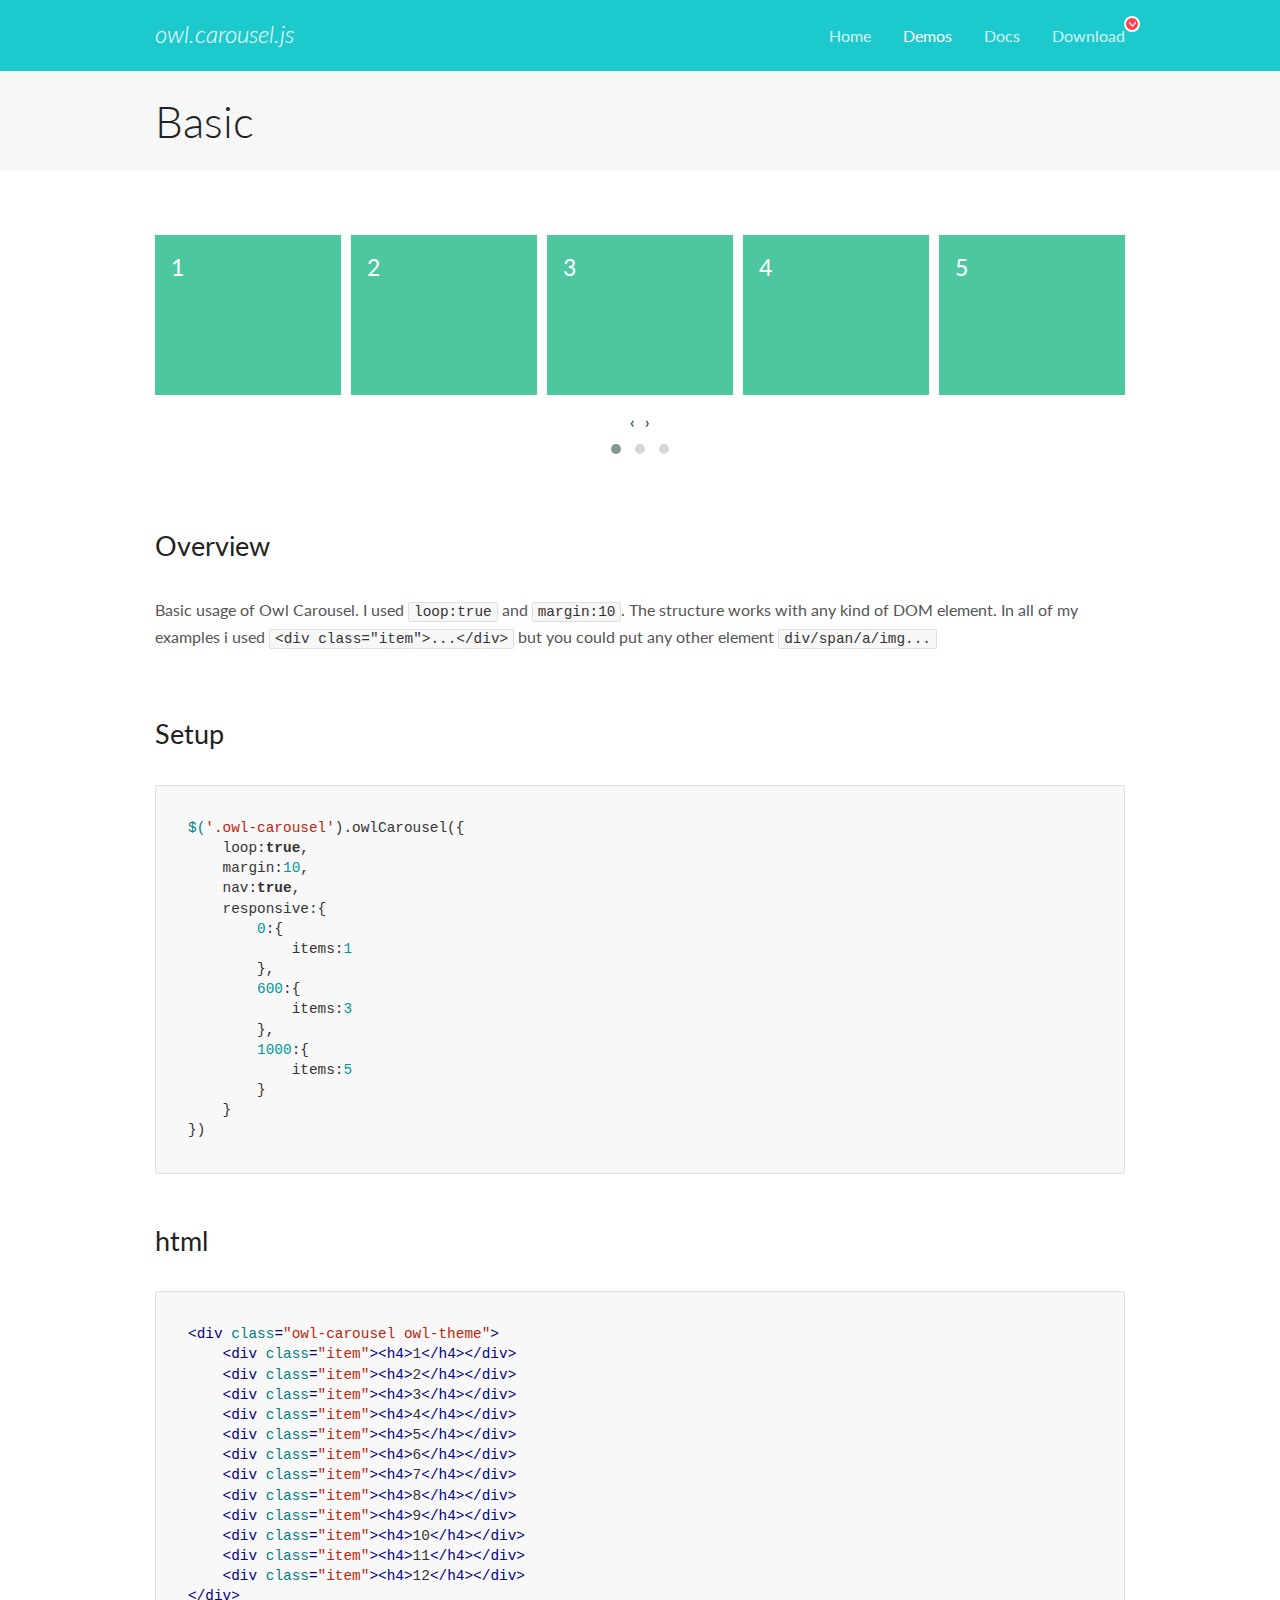
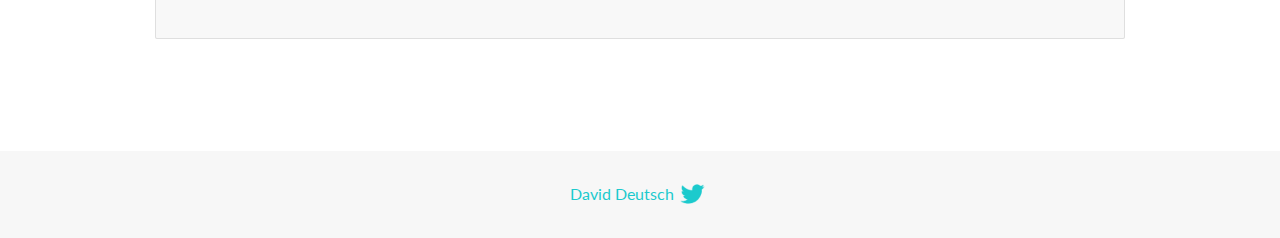
<file: OwlCarousel2-2.3.4/docs/demos/basic.html>
<!DOCTYPE html>
<html lang="en">
  <head>

    <!-- head -->
    <meta charset="utf-8">
    <meta name="msapplication-tap-highlight" content="no" />
    <meta name="viewport" content="width=device-width, initial-scale=1.0" />
    <meta name="description" content="Basic usage demo">
    <meta name="author" content="David Deutsch">
    <title>
      Basic Demo | Owl Carousel | 2.3.4
    </title>

    <!-- Stylesheets -->
    <link href='https://fonts.googleapis.com/css?family=Lato:300,400,700,400italic,300italic' rel='stylesheet' type='text/css'>
    <link rel="stylesheet" href="../assets/css/docs.theme.min.css">

    <!-- Owl Stylesheets -->
    <link rel="stylesheet" href="../assets/owlcarousel/assets/owl.carousel.min.css">
    <link rel="stylesheet" href="../assets/owlcarousel/assets/owl.theme.default.min.css">

    <!-- HTML5 shim and Respond.js IE8 support of HTML5 elements and media queries -->

    <!--[if lt IE 9]>
      <script src="https://oss.maxcdn.com/libs/html5shiv/3.7.0/html5shiv.js"></script>
      <script src="https://oss.maxcdn.com/libs/respond.js/1.3.0/respond.min.js"></script>
    <![endif]-->

    <!-- Favicons -->
    <link rel="apple-touch-icon-precomposed" sizes="144x144" href="../assets/ico/apple-touch-icon-144-precomposed.png">
    <link rel="shortcut icon" href="../assets/ico/favicon.png">
    <link rel="shortcut icon" href="favicon.ico">

    <!-- Yeah i know js should not be in header. Its required for demos.-->

    <!-- javascript -->
    <script src="../assets/vendors/jquery.min.js"></script>
    <script src="../assets/owlcarousel/owl.carousel.js"></script>
  </head>
  <body>

    <!-- header -->
    <header class="header">
      <div class="row">
        <div class="large-12 columns">
          <div class="brand left">
            <h3>
              <a href="/OwlCarousel2/">owl.carousel.js</a> 
            </h3>
          </div>
          <a id="toggle-nav" class="right">
            <span></span> <span></span> <span></span> 
          </a> 
          <div class="nav-bar">
            <ul class="clearfix">
              <li> <a href="/OwlCarousel2/index.html">Home</a>  </li>
              <li class="active">
                <a href="/OwlCarousel2/demos/demos.html">Demos</a> 
              </li>
              <li> <a href="/OwlCarousel2/docs/started-welcome.html">Docs</a>  </li>
              <li>
                <a href="https://github.com/OwlCarousel2/OwlCarousel2/archive/2.3.4.zip">Download</a> 
                <span class="download"></span> 
              </li>
            </ul>
          </div>
        </div>
      </div>
    </header>

    <!-- title -->
    <section class="title">
      <div class="row">
        <div class="large-12 columns">
          <h1>Basic</h1>
        </div>
      </div>
    </section>

    <!--  Demos -->
    <section id="demos">
      <div class="row">
        <div class="large-12 columns">
          <div class="owl-carousel owl-theme">
            <div class="item">
              <h4>1</h4>
            </div>
            <div class="item">
              <h4>2</h4>
            </div>
            <div class="item">
              <h4>3</h4>
            </div>
            <div class="item">
              <h4>4</h4>
            </div>
            <div class="item">
              <h4>5</h4>
            </div>
            <div class="item">
              <h4>6</h4>
            </div>
            <div class="item">
              <h4>7</h4>
            </div>
            <div class="item">
              <h4>8</h4>
            </div>
            <div class="item">
              <h4>9</h4>
            </div>
            <div class="item">
              <h4>10</h4>
            </div>
            <div class="item">
              <h4>11</h4>
            </div>
            <div class="item">
              <h4>12</h4>
            </div>
          </div>
          <h3 id="overview">Overview</h3>
          <p>Basic usage of Owl Carousel. I used <code>loop:true</code> and <code>margin:10</code>. The structure works with any kind of DOM element. In all of my examples i used <code>&lt;div class=&quot;item&quot;&gt;...&lt;/div&gt;</code> but you could
            put any other element <code>div/span/a/img...</code></p>
          <h3 id="setup">Setup</h3>
          <pre><code>$(&#39;.owl-carousel&#39;).owlCarousel({
    loop:true,
    margin:10,
    nav:true,
    responsive:{
        0:{
            items:1
        },
        600:{
            items:3
        },
        1000:{
            items:5
        }
    }
})</code></pre>
          <h3 id="html">html</h3>
          <pre><code>&lt;div class=&quot;owl-carousel owl-theme&quot;&gt;
    &lt;div class=&quot;item&quot;&gt;&lt;h4&gt;1&lt;/h4&gt;&lt;/div&gt;
    &lt;div class=&quot;item&quot;&gt;&lt;h4&gt;2&lt;/h4&gt;&lt;/div&gt;
    &lt;div class=&quot;item&quot;&gt;&lt;h4&gt;3&lt;/h4&gt;&lt;/div&gt;
    &lt;div class=&quot;item&quot;&gt;&lt;h4&gt;4&lt;/h4&gt;&lt;/div&gt;
    &lt;div class=&quot;item&quot;&gt;&lt;h4&gt;5&lt;/h4&gt;&lt;/div&gt;
    &lt;div class=&quot;item&quot;&gt;&lt;h4&gt;6&lt;/h4&gt;&lt;/div&gt;
    &lt;div class=&quot;item&quot;&gt;&lt;h4&gt;7&lt;/h4&gt;&lt;/div&gt;
    &lt;div class=&quot;item&quot;&gt;&lt;h4&gt;8&lt;/h4&gt;&lt;/div&gt;
    &lt;div class=&quot;item&quot;&gt;&lt;h4&gt;9&lt;/h4&gt;&lt;/div&gt;
    &lt;div class=&quot;item&quot;&gt;&lt;h4&gt;10&lt;/h4&gt;&lt;/div&gt;
    &lt;div class=&quot;item&quot;&gt;&lt;h4&gt;11&lt;/h4&gt;&lt;/div&gt;
    &lt;div class=&quot;item&quot;&gt;&lt;h4&gt;12&lt;/h4&gt;&lt;/div&gt;
&lt;/div&gt;</code></pre>
          <script>
            $(document).ready(function() {
              var owl = $('.owl-carousel');
              owl.owlCarousel({
                margin: 10,
                nav: true,
                loop: true,
                responsive: {
                  0: {
                    items: 1
                  },
                  600: {
                    items: 3
                  },
                  1000: {
                    items: 5
                  }
                }
              })
            })
          </script>
        </div>
      </div>
    </section>

    <!-- footer -->
    <footer class="footer">
      <div class="row">
        <div class="large-12 columns">
          <h5>
            <a href="/OwlCarousel2/docs/support-contact.html">David Deutsch</a> 
            <a id="custom-tweet-button" href="https://twitter.com/share?url=https://github.com/OwlCarousel2/OwlCarousel2&text=Owl Carousel - This is so awesome! " target="_blank"></a> 
          </h5>
        </div>
      </div>
    </footer>

    <!-- vendors -->
    <script src="../assets/vendors/highlight.js"></script>
    <script src="../assets/js/app.js"></script>
  </body>
</html>
</file>
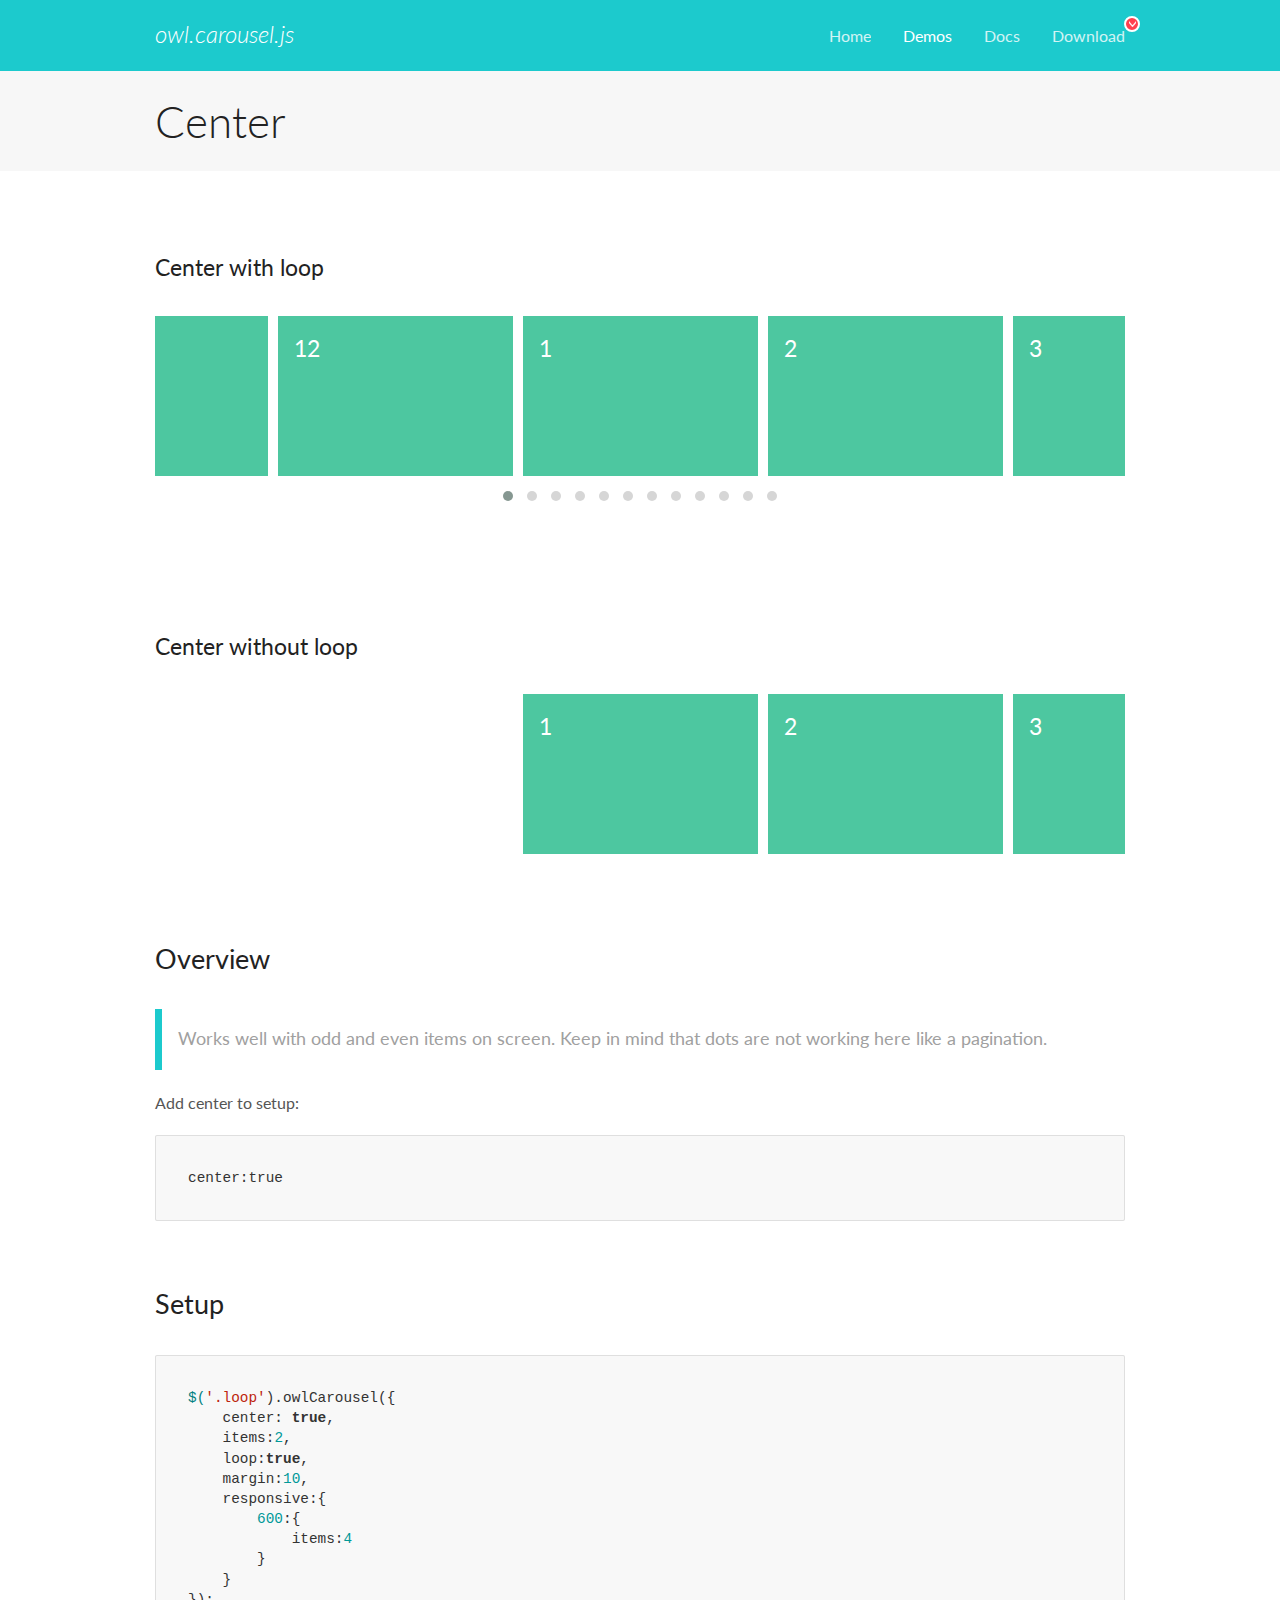
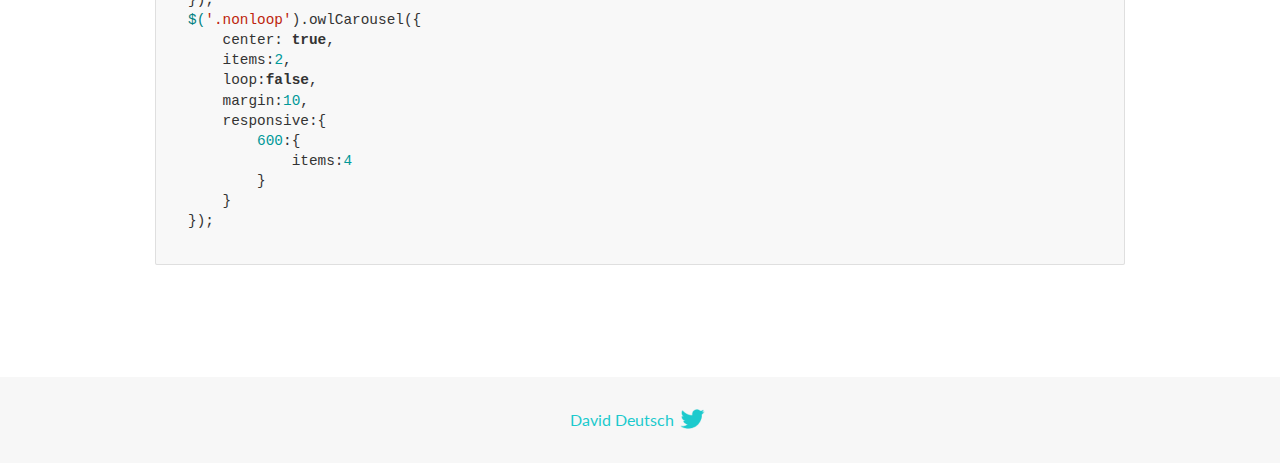
<file: OwlCarousel2-2.3.4/docs/demos/center.html>
<!DOCTYPE html>
<html lang="en">
  <head>

    <!-- head -->
    <meta charset="utf-8">
    <meta name="msapplication-tap-highlight" content="no" />
    <meta name="viewport" content="width=device-width, initial-scale=1.0" />
    <meta name="description" content="Center carousel">
    <meta name="author" content="David Deutsch">
    <title>
      Center Demo | Owl Carousel | 2.3.4
    </title>

    <!-- Stylesheets -->
    <link href='https://fonts.googleapis.com/css?family=Lato:300,400,700,400italic,300italic' rel='stylesheet' type='text/css'>
    <link rel="stylesheet" href="../assets/css/docs.theme.min.css">

    <!-- Owl Stylesheets -->
    <link rel="stylesheet" href="../assets/owlcarousel/assets/owl.carousel.min.css">
    <link rel="stylesheet" href="../assets/owlcarousel/assets/owl.theme.default.min.css">

    <!-- HTML5 shim and Respond.js IE8 support of HTML5 elements and media queries -->

    <!--[if lt IE 9]>
      <script src="https://oss.maxcdn.com/libs/html5shiv/3.7.0/html5shiv.js"></script>
      <script src="https://oss.maxcdn.com/libs/respond.js/1.3.0/respond.min.js"></script>
    <![endif]-->

    <!-- Favicons -->
    <link rel="apple-touch-icon-precomposed" sizes="144x144" href="../assets/ico/apple-touch-icon-144-precomposed.png">
    <link rel="shortcut icon" href="../assets/ico/favicon.png">
    <link rel="shortcut icon" href="favicon.ico">

    <!-- Yeah i know js should not be in header. Its required for demos.-->

    <!-- javascript -->
    <script src="../assets/vendors/jquery.min.js"></script>
    <script src="../assets/owlcarousel/owl.carousel.js"></script>
  </head>
  <body>

    <!-- header -->
    <header class="header">
      <div class="row">
        <div class="large-12 columns">
          <div class="brand left">
            <h3>
              <a href="/OwlCarousel2/">owl.carousel.js</a> 
            </h3>
          </div>
          <a id="toggle-nav" class="right">
            <span></span> <span></span> <span></span> 
          </a> 
          <div class="nav-bar">
            <ul class="clearfix">
              <li> <a href="/OwlCarousel2/index.html">Home</a>  </li>
              <li class="active">
                <a href="/OwlCarousel2/demos/demos.html">Demos</a> 
              </li>
              <li> <a href="/OwlCarousel2/docs/started-welcome.html">Docs</a>  </li>
              <li>
                <a href="https://github.com/OwlCarousel2/OwlCarousel2/archive/2.3.4.zip">Download</a> 
                <span class="download"></span> 
              </li>
            </ul>
          </div>
        </div>
      </div>
    </header>

    <!-- title -->
    <section class="title">
      <div class="row">
        <div class="large-12 columns">
          <h1>Center</h1>
        </div>
      </div>
    </section>

    <!--  Demos -->
    <section id="demos">
      <div class="row">
        <div class="large-12 columns">
          <h4 id="center-with-loop">Center with loop</h4>
          <div class="loop owl-carousel owl-theme">
            <div class="item">
              <h4>1</h4>
            </div>
            <div class="item">
              <h4>2</h4>
            </div>
            <div class="item">
              <h4>3</h4>
            </div>
            <div class="item">
              <h4>4</h4>
            </div>
            <div class="item">
              <h4>5</h4>
            </div>
            <div class="item">
              <h4>6</h4>
            </div>
            <div class="item">
              <h4>7</h4>
            </div>
            <div class="item">
              <h4>8</h4>
            </div>
            <div class="item">
              <h4>9</h4>
            </div>
            <div class="item">
              <h4>10</h4>
            </div>
            <div class="item">
              <h4>11</h4>
            </div>
            <div class="item">
              <h4>12</h4>
            </div>
          </div>
          <br>
          <h4 id="center-without-loop">Center without loop</h4>
          <div class="nonloop owl-carousel">
            <div class="item">
              <h4>1</h4>
            </div>
            <div class="item">
              <h4>2</h4>
            </div>
            <div class="item">
              <h4>3</h4>
            </div>
            <div class="item">
              <h4>4</h4>
            </div>
            <div class="item">
              <h4>5</h4>
            </div>
            <div class="item">
              <h4>6</h4>
            </div>
            <div class="item">
              <h4>7</h4>
            </div>
            <div class="item">
              <h4>8</h4>
            </div>
            <div class="item">
              <h4>9</h4>
            </div>
            <div class="item">
              <h4>10</h4>
            </div>
            <div class="item">
              <h4>11</h4>
            </div>
            <div class="item">
              <h4>12</h4>
            </div>
          </div>
          <h3 id="overview">Overview</h3>
          <blockquote>
            <p>Works well with odd and even items on screen. Keep in mind that dots are not working here like a pagination.</p>
          </blockquote>
          <p>Add center to setup:</p>
          <pre><code>center:true</code></pre>
          <h3 id="setup">Setup</h3>
          <pre><code>$(&#39;.loop&#39;).owlCarousel({
    center: true,
    items:2,
    loop:true,
    margin:10,
    responsive:{
        600:{
            items:4
        }
    }
});
$(&#39;.nonloop&#39;).owlCarousel({
    center: true,
    items:2,
    loop:false,
    margin:10,
    responsive:{
        600:{
            items:4
        }
    }
});</code></pre>
          <script>
            jQuery(document).ready(function($) {
              $('.loop').owlCarousel({
                center: true,
                items: 2,
                loop: true,
                margin: 10,
                responsive: {
                  600: {
                    items: 4
                  }
                }
              });
              $('.nonloop').owlCarousel({
                center: true,
                items: 2,
                loop: false,
                margin: 10,
                responsive: {
                  600: {
                    items: 4
                  }
                }
              });
            });
          </script>
        </div>
      </div>
    </section>

    <!-- footer -->
    <footer class="footer">
      <div class="row">
        <div class="large-12 columns">
          <h5>
            <a href="/OwlCarousel2/docs/support-contact.html">David Deutsch</a> 
            <a id="custom-tweet-button" href="https://twitter.com/share?url=https://github.com/OwlCarousel2/OwlCarousel2&text=Owl Carousel - This is so awesome! " target="_blank"></a> 
          </h5>
        </div>
      </div>
    </footer>

    <!-- vendors -->
    <script src="../assets/vendors/highlight.js"></script>
    <script src="../assets/js/app.js"></script>
  </body>
</html>
</file>
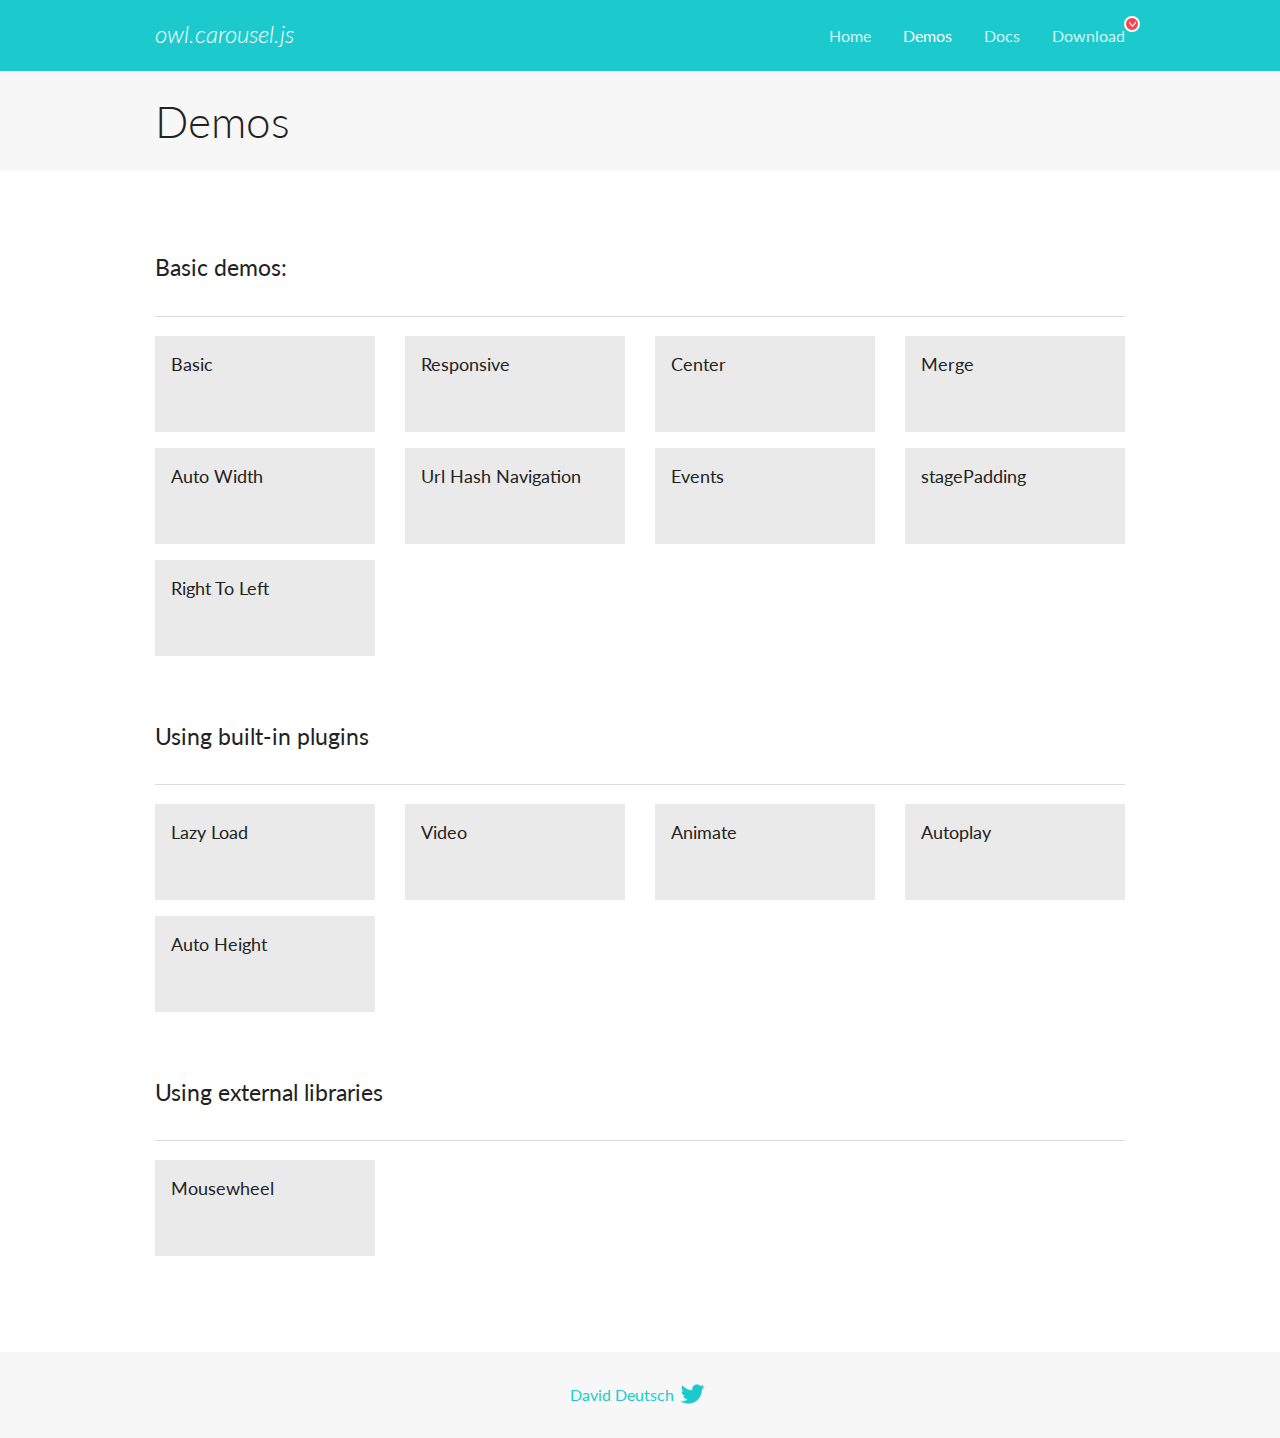
<file: OwlCarousel2-2.3.4/docs/demos/demos.html>
<!DOCTYPE html>
<html lang="en">
  <head>

    <!-- head -->
    <meta charset="utf-8">
    <meta name="msapplication-tap-highlight" content="no" />
    <meta name="viewport" content="width=device-width, initial-scale=1.0" />
    <meta name="description" content="A list of Owl Carousel examples.">
    <meta name="author" content="David Deutsch">
    <title>
      Demos | Owl Carousel | 2.3.4
    </title>

    <!-- Stylesheets -->
    <link href='https://fonts.googleapis.com/css?family=Lato:300,400,700,400italic,300italic' rel='stylesheet' type='text/css'>
    <link rel="stylesheet" href="../assets/css/docs.theme.min.css">

    <!-- Owl Stylesheets -->
    <link rel="stylesheet" href="../assets/owlcarousel/assets/owl.carousel.min.css">
    <link rel="stylesheet" href="../assets/owlcarousel/assets/owl.theme.default.min.css">

    <!-- HTML5 shim and Respond.js IE8 support of HTML5 elements and media queries -->

    <!--[if lt IE 9]>
      <script src="https://oss.maxcdn.com/libs/html5shiv/3.7.0/html5shiv.js"></script>
      <script src="https://oss.maxcdn.com/libs/respond.js/1.3.0/respond.min.js"></script>
    <![endif]-->

    <!-- Favicons -->
    <link rel="apple-touch-icon-precomposed" sizes="144x144" href="../assets/ico/apple-touch-icon-144-precomposed.png">
    <link rel="shortcut icon" href="../assets/ico/favicon.png">
    <link rel="shortcut icon" href="favicon.ico">

    <!-- Yeah i know js should not be in header. Its required for demos.-->

    <!-- javascript -->
    <script src="../assets/vendors/jquery.min.js"></script>
    <script src="../assets/owlcarousel/owl.carousel.js"></script>
  </head>
  <body>

    <!-- header -->
    <header class="header">
      <div class="row">
        <div class="large-12 columns">
          <div class="brand left">
            <h3>
              <a href="/OwlCarousel2/">owl.carousel.js</a> 
            </h3>
          </div>
          <a id="toggle-nav" class="right">
            <span></span> <span></span> <span></span> 
          </a> 
          <div class="nav-bar">
            <ul class="clearfix">
              <li> <a href="/OwlCarousel2/index.html">Home</a>  </li>
              <li class="active">
                <a href="/OwlCarousel2/demos/demos.html">Demos</a> 
              </li>
              <li> <a href="/OwlCarousel2/docs/started-welcome.html">Docs</a>  </li>
              <li>
                <a href="https://github.com/OwlCarousel2/OwlCarousel2/archive/2.3.4.zip">Download</a> 
                <span class="download"></span> 
              </li>
            </ul>
          </div>
        </div>
      </div>
    </header>

    <!-- title -->
    <section class="title">
      <div class="row">
        <div class="large-12 columns">
          <h1>Demos</h1>
        </div>
      </div>
    </section>

    <!--  Demos -->
    <section id="demos">
      <div class="row">
        <div class="large-12 columns">
          <h4 id="basic-demos-">Basic demos:</h4>
          <hr>
          <div class="demo-list">
            <div class="row">
              <div class="small-6 medium-4 large-3 columns">
                <a href="basic.html" class="demo-block">
                  <h5>Basic </h5>
                </a> 
              </div>
              <div class="small-6 medium-4 large-3 columns">
                <a href="responsive.html" class="demo-block">
                  <h5>Responsive </h5>
                </a> 
              </div>
              <div class="small-6 medium-4 large-3 columns">
                <a href="center.html" class="demo-block">
                  <h5>Center </h5>
                </a> 
              </div>
              <div class="small-6 medium-4 large-3 columns">
                <a href="merge.html" class="demo-block">
                  <h5>Merge </h5>
                </a> 
              </div>
              <div class="small-6 medium-4 large-3 columns">
                <a href="autowidth.html" class="demo-block">
                  <h5>Auto Width </h5>
                </a> 
              </div>
              <div class="small-6 medium-4 large-3 columns">
                <a href="urlhashnav.html" class="demo-block">
                  <h5>Url Hash Navigation </h5>
                </a> 
              </div>
              <div class="small-6 medium-4 large-3 columns">
                <a href="events.html" class="demo-block">
                  <h5>Events </h5>
                </a> 
              </div>
              <div class="small-6 medium-4 large-3 columns">
                <a href="stagepadding.html" class="demo-block">
                  <h5>stagePadding </h5>
                </a> 
              </div>
              <div class="small-6 medium-4 large-3 columns">
                <a href="rtl.html" class="demo-block">
                  <h5>Right To Left </h5>
                </a> 
              </div>
            </div>
          </div>
          <h4 id="using-built-in-plugins">Using built-in plugins</h4>
          <hr>
          <div class="demo-list">
            <div class="row">
              <div class="small-6 medium-4 large-3 columns">
                <a href="lazyLoad.html" class="demo-block">
                  <h5>Lazy Load </h5>
                </a> 
              </div>
              <div class="small-6 medium-4 large-3 columns">
                <a href="video.html" class="demo-block">
                  <h5>Video </h5>
                </a> 
              </div>
              <div class="small-6 medium-4 large-3 columns">
                <a href="animate.html" class="demo-block">
                  <h5>Animate </h5>
                </a> 
              </div>
              <div class="small-6 medium-4 large-3 columns">
                <a href="autoplay.html" class="demo-block">
                  <h5>Autoplay </h5>
                </a> 
              </div>
              <div class="small-6 medium-4 large-3 columns">
                <a href="autoheight.html" class="demo-block">
                  <h5>Auto Height </h5>
                </a> 
              </div>
            </div>
          </div>
          <h4 id="using-external-libraries">Using external libraries</h4>
          <hr>
          <div class="demo-list">
            <div class="row">
              <div class="small-6 medium-4 large-3 columns">
                <a href="mousewheel.html" class="demo-block">
                  <h5>Mousewheel </h5>
                </a> 
              </div>
            </div>
          </div>
        </div>
      </div>
    </section>

    <!-- footer -->
    <footer class="footer">
      <div class="row">
        <div class="large-12 columns">
          <h5>
            <a href="/OwlCarousel2/docs/support-contact.html">David Deutsch</a> 
            <a id="custom-tweet-button" href="https://twitter.com/share?url=https://github.com/OwlCarousel2/OwlCarousel2&text=Owl Carousel - This is so awesome! " target="_blank"></a> 
          </h5>
        </div>
      </div>
    </footer>

    <!-- vendors -->
    <script src="../assets/vendors/highlight.js"></script>
    <script src="../assets/js/app.js"></script>
  </body>
</html>
</file>
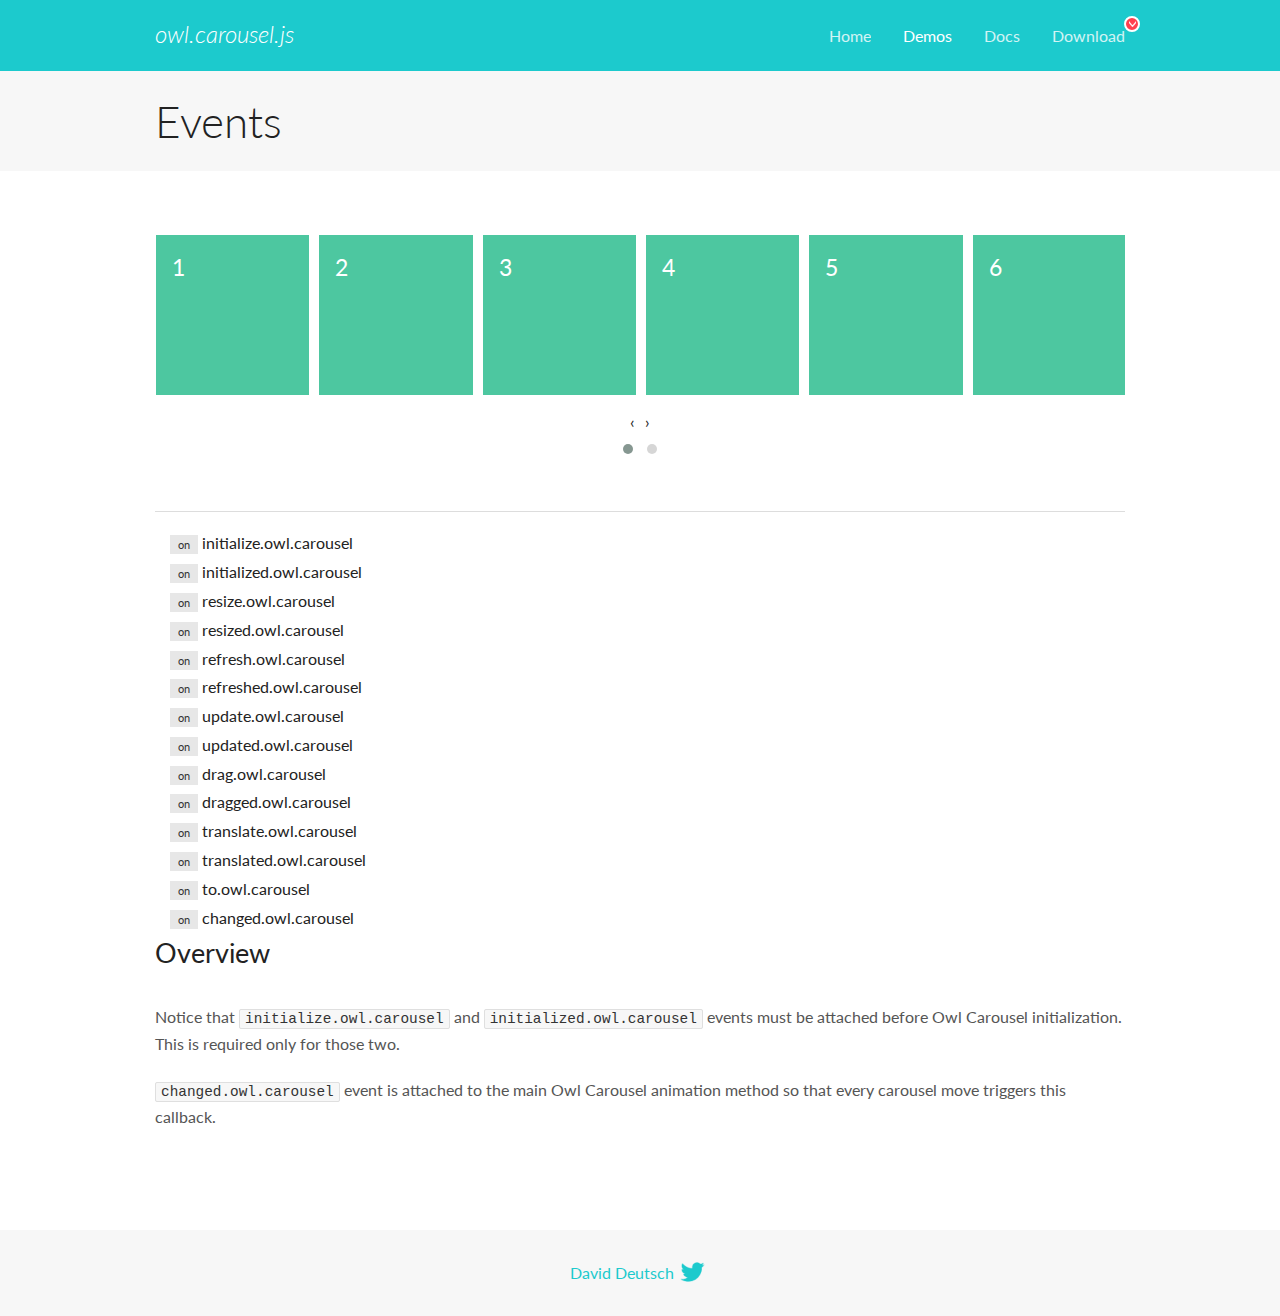
<file: OwlCarousel2-2.3.4/docs/demos/events.html>
<!DOCTYPE html>
<html lang="en">
  <head>

    <!-- head -->
    <meta charset="utf-8">
    <meta name="msapplication-tap-highlight" content="no" />
    <meta name="viewport" content="width=device-width, initial-scale=1.0" />
    <meta name="description" content="Events usage demo">
    <meta name="author" content="David Deutsch">
    <title>
      Events Demo | Owl Carousel | 2.3.4
    </title>

    <!-- Stylesheets -->
    <link href='https://fonts.googleapis.com/css?family=Lato:300,400,700,400italic,300italic' rel='stylesheet' type='text/css'>
    <link rel="stylesheet" href="../assets/css/docs.theme.min.css">

    <!-- Owl Stylesheets -->
    <link rel="stylesheet" href="../assets/owlcarousel/assets/owl.carousel.min.css">
    <link rel="stylesheet" href="../assets/owlcarousel/assets/owl.theme.default.min.css">

    <!-- HTML5 shim and Respond.js IE8 support of HTML5 elements and media queries -->

    <!--[if lt IE 9]>
      <script src="https://oss.maxcdn.com/libs/html5shiv/3.7.0/html5shiv.js"></script>
      <script src="https://oss.maxcdn.com/libs/respond.js/1.3.0/respond.min.js"></script>
    <![endif]-->

    <!-- Favicons -->
    <link rel="apple-touch-icon-precomposed" sizes="144x144" href="../assets/ico/apple-touch-icon-144-precomposed.png">
    <link rel="shortcut icon" href="../assets/ico/favicon.png">
    <link rel="shortcut icon" href="favicon.ico">

    <!-- Yeah i know js should not be in header. Its required for demos.-->

    <!-- javascript -->
    <script src="../assets/vendors/jquery.min.js"></script>
    <script src="../assets/owlcarousel/owl.carousel.js"></script>
  </head>
  <body>

    <!-- header -->
    <header class="header">
      <div class="row">
        <div class="large-12 columns">
          <div class="brand left">
            <h3>
              <a href="/OwlCarousel2/">owl.carousel.js</a> 
            </h3>
          </div>
          <a id="toggle-nav" class="right">
            <span></span> <span></span> <span></span> 
          </a> 
          <div class="nav-bar">
            <ul class="clearfix">
              <li> <a href="/OwlCarousel2/index.html">Home</a>  </li>
              <li class="active">
                <a href="/OwlCarousel2/demos/demos.html">Demos</a> 
              </li>
              <li> <a href="/OwlCarousel2/docs/started-welcome.html">Docs</a>  </li>
              <li>
                <a href="https://github.com/OwlCarousel2/OwlCarousel2/archive/2.3.4.zip">Download</a> 
                <span class="download"></span> 
              </li>
            </ul>
          </div>
        </div>
      </div>
    </header>

    <!-- title -->
    <section class="title">
      <div class="row">
        <div class="large-12 columns">
          <h1>Events</h1>
        </div>
      </div>
    </section>

    <!--  Demos -->
    <section id="demos">
      <div class="row">
        <div class="large-12 columns">
          <div class="owl-carousel owl-theme">
            <div class="item">
              <h4>1</h4>
            </div>
            <div class="item">
              <h4>2</h4>
            </div>
            <div class="item">
              <h4>3</h4>
            </div>
            <div class="item">
              <h4>4</h4>
            </div>
            <div class="item">
              <h4>5</h4>
            </div>
            <div class="item">
              <h4>6</h4>
            </div>
            <div class="item">
              <h4>7</h4>
            </div>
            <div class="item">
              <h4>8</h4>
            </div>
            <div class="item">
              <h4>9</h4>
            </div>
            <div class="item">
              <h4>10</h4>
            </div>
            <div class="item">
              <h4>11</h4>
            </div>
            <div class="item">
              <h4>12</h4>
            </div>
          </div>
          <hr>
          <div class="large-12 columns callbacks">
            <div><span class="label secondary initialize">on</span>  initialize.owl.carousel </div>
            <div><span class="label secondary initialized">on</span>  initialized.owl.carousel </div>
            <div><span class="label secondary resize">on</span>  resize.owl.carousel </div>
            <div><span class="label secondary resized">on</span>  resized.owl.carousel </div>
            <div><span class="label secondary refresh">on</span>  refresh.owl.carousel </div>
            <div><span class="label secondary refreshed">on</span>  refreshed.owl.carousel </div>
            <div><span class="label secondary update">on</span>  update.owl.carousel </div>
            <div><span class="label secondary updated">on</span>  updated.owl.carousel </div>
            <div><span class="label secondary drag">on</span>  drag.owl.carousel </div>
            <div><span class="label secondary dragged">on</span>  dragged.owl.carousel </div>
            <div><span class="label secondary translate">on</span>  translate.owl.carousel </div>
            <div><span class="label secondary translated">on</span>  translated.owl.carousel </div>
            <div><span class="label secondary to">on</span>  to.owl.carousel </div>
            <div><span class="label secondary changed">on</span>  changed.owl.carousel </div>
          </div>
          <h3 id="overview">Overview</h3>
          <p>Notice that <code>initialize.owl.carousel</code> and <code>initialized.owl.carousel</code> events must be attached before Owl Carousel initialization. This is required only for those two.</p>
          <p><code>changed.owl.carousel</code> event is attached to the main Owl Carousel animation method so that every carousel move triggers this callback.</p>
          <script>
            jQuery(document).ready(function($) {
              var owl = $('.owl-carousel');
              owl.on('initialize.owl.carousel initialized.owl.carousel ' +
                'initialize.owl.carousel initialize.owl.carousel ' +
                'resize.owl.carousel resized.owl.carousel ' +
                'refresh.owl.carousel refreshed.owl.carousel ' +
                'update.owl.carousel updated.owl.carousel ' +
                'drag.owl.carousel dragged.owl.carousel ' +
                'translate.owl.carousel translated.owl.carousel ' +
                'to.owl.carousel changed.owl.carousel',
                function(e) {
                  $('.' + e.type)
                    .removeClass('secondary')
                    .addClass('success');
                  window.setTimeout(function() {
                    $('.' + e.type)
                      .removeClass('success')
                      .addClass('secondary');
                  }, 500);
                });
              owl.owlCarousel({
                loop: true,
                nav: true,
                lazyLoad: true,
                margin: 10,
                video: true,
                responsive: {
                  0: {
                    items: 1
                  },
                  600: {
                    items: 3
                  },
                  960: {
                    items: 5,
                  },
                  1200: {
                    items: 6
                  }
                }
              });
            });
          </script>
        </div>
      </div>
    </section>

    <!-- footer -->
    <footer class="footer">
      <div class="row">
        <div class="large-12 columns">
          <h5>
            <a href="/OwlCarousel2/docs/support-contact.html">David Deutsch</a> 
            <a id="custom-tweet-button" href="https://twitter.com/share?url=https://github.com/OwlCarousel2/OwlCarousel2&text=Owl Carousel - This is so awesome! " target="_blank"></a> 
          </h5>
        </div>
      </div>
    </footer>

    <!-- vendors -->
    <script src="../assets/vendors/highlight.js"></script>
    <script src="../assets/js/app.js"></script>
  </body>
</html>
</file>
